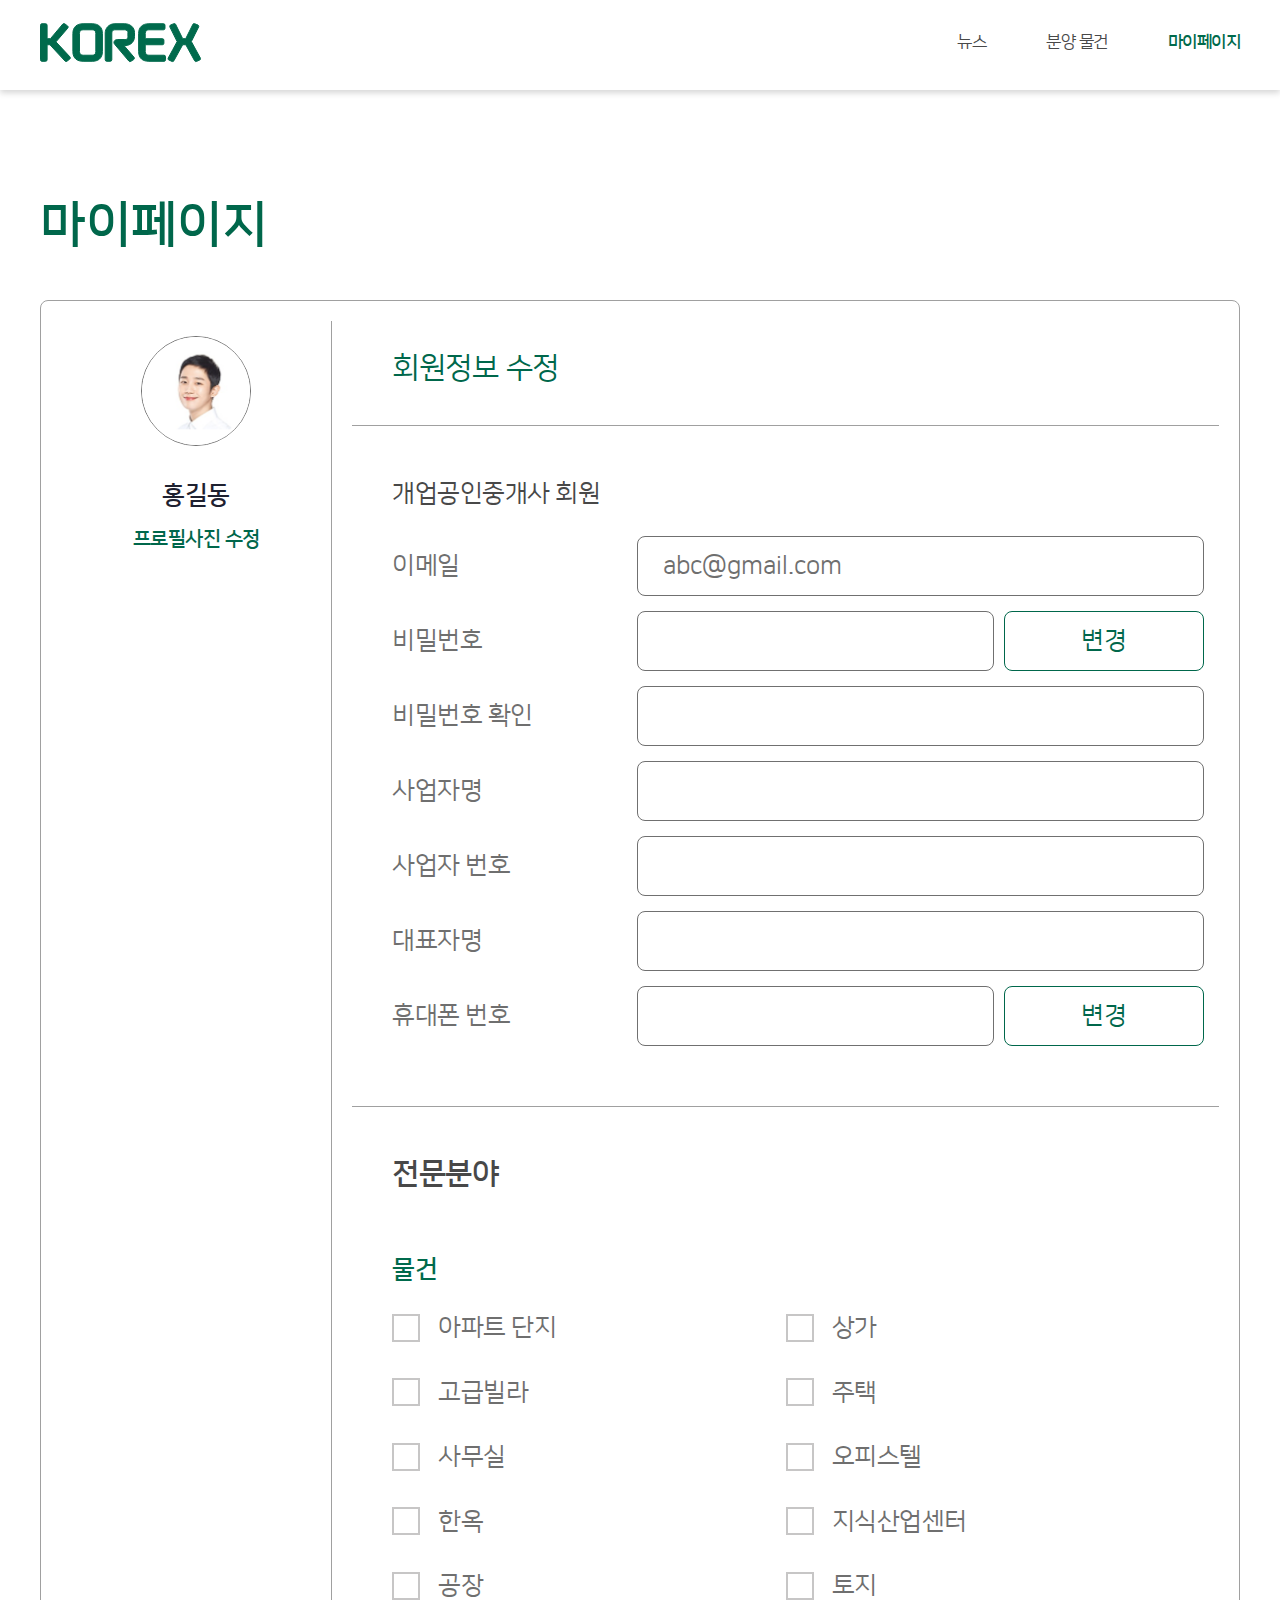
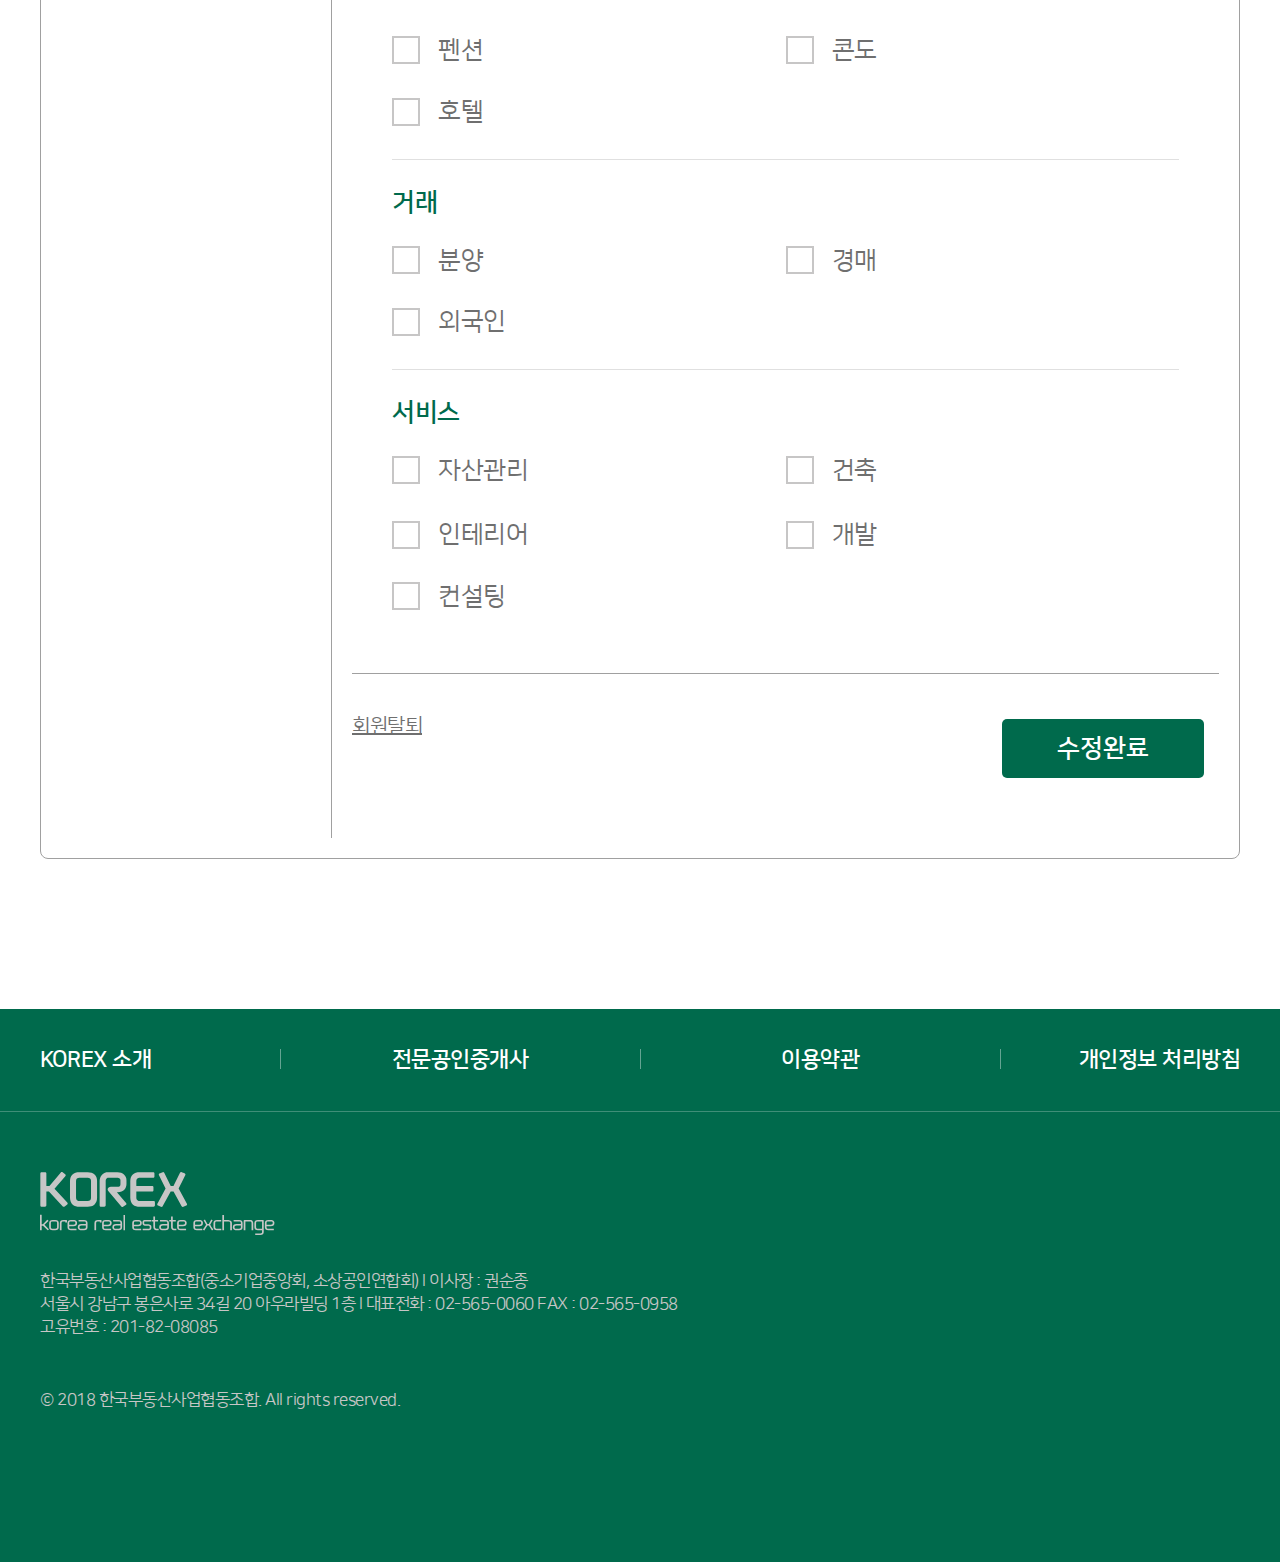
<file: proj3/mypage_01.html>
<!doctype html>
<html lang="ko">
<head>
	<meta charset="utf-8">
	<meta http-equiv="X-UA-Compatible" content="IE=edge">
	<meta name="viewport" content="width=device-width,initial-scale=1.0,minimum-scale=1.0,maximum-scale=1.0">
	<title>KOREX</title>
	<link rel="stylesheet" type="text/css" href="css/common.css">
	<script type="text/javascript" src="js/jquery-1.9.1.min.js"></script>
	<script type="text/javascript" src="js/jquery.touchSwipe.js"></script>
	<script type="text/javascript" src="js/common.js"></script>
</head>
<body>
	<div id="wrap">
		<!-- header -->
		<div id="header">
			<div class="inr">
				<h1 class="logo"><a href="../index.html"><em class="blind">KOREX</em></a></h1>
				<div class="menu">
					<a class="n1" href="#n">뉴스</a>
					<a class="n2" href="#n">분양 물건</a>
					<a class="n3 on" href="#n">마이페이지</a>
				</div>
			</div>
			<!-- 모바일 메뉴 -->
			<a href="#n" class="m_menu openMenu"><span class="blind">전체메뉴</span></a>
			<div class="nav">
				<div class="inner">
					<div class="n_top">
						<a href="#n">로그인</a>
						<a href="#n">회원가입</a>
					</div>
					<ul class="n_list">
						<li><a href="#n">뉴스</a></li>
						<li><a href="#n">분양 물건</a></li>
					</ul>
				</div>
			</div>
			<div class="dim"></div>
			<!-- //모바일 메뉴 -->
		</div>
		<!-- //header -->
		<!-- content -->
		<div id="content">
			<div class="inr">
				<!-- 마이페이지 -->
				<div class="mypage">
					<p class="title">마이페이지</p>
					<div class="mp_bx">
						<!-- 프로필 -->
						<div class="profile">
							<div class="pic"><img src="images/profile.png" alt=""></div><!-- 이미지 사이즈 w110, h110  -->
							<p class="name"><strong>홍길동</strong></p>
							<a href="#n" class="b_edit">프로필사진 수정</a>
						</div>
						<!-- 회원정보 수정 -->
						<div class="edit_bx">
							<p class="e_tit">회원정보 수정</p>
							<div class="ebx">
								<p class="tit2">개업공인중개사 회원</p>
								<div class="form">
									<p class="ftt">이메일</p>
									<div class="finp">
										<input type="text" class="inp" title="이메일" value="abc@gmail.com">
									</div>
									<p class="ftt">비밀번호</p>
									<div class="finp bwrap">
										<input type="password" class="inp" title="비밀번호">
										<span class="btn b_edit"><button>변경</button></span>
									</div>
									<p class="ftt">비밀번호 확인</p>
									<div class="finp">
										<input type="password" class="inp" title="비밀번호 확인">
									</div>
									<p class="ftt">사업자명</p>
									<div class="finp">
										<input type="text" class="inp" title="사업자명">
									</div>
									<p class="ftt">사업자 번호</p>
									<div class="finp">
										<input type="text" class="inp" title="사업자 번호">
									</div>
									<p class="ftt">대표자명</p>
									<div class="finp">
										<input type="text" class="inp" title="대표자명">
									</div>
									<p class="ftt">휴대폰 번호</p>
									<div class="finp bwrap">
										<input type="text" class="inp" title="휴대폰 번호">
										<span class="btn b_edit"><button>변경</button></span>
									</div>
								</div>
							</div>
							<div class="ebx st2">
								<p class="tit">전문분야</p>
								<div class="form">
									<p class="sec_tit">물건</p>
									<ul class="chk_list st2">
										<li><input type="checkbox" name="aa" id="a1"><label for="a1">아파트 단지</label></li>
										<li><input type="checkbox" name="aa" id="a2"><label for="a2">상가</label></li>
										<li><input type="checkbox" name="aa" id="a3"><label for="a3">고급빌라</label></li>
										<li><input type="checkbox" name="aa" id="a4"><label for="a4">주택</label></li>
										<li><input type="checkbox" name="aa" id="a5"><label for="a5">사무실</label></li>
										<li><input type="checkbox" name="aa" id="a6"><label for="a6">오피스텔</label></li>
										<li><input type="checkbox" name="aa" id="a7"><label for="a7">한옥</label></li>
										<li><input type="checkbox" name="aa" id="a8"><label for="a8">지식산업센터</label></li>
										<li><input type="checkbox" name="aa" id="a9"><label for="a9">공장</label></li>
										<li><input type="checkbox" name="aa" id="a10"><label for="a10">토지</label></li>
										<li><input type="checkbox" name="aa" id="a11"><label for="a11">펜션</label></li>
										<li><input type="checkbox" name="aa" id="a12"><label for="a12">콘도</label></li>
										<li><input type="checkbox" name="aa" id="a13"><label for="a13">호텔</label></li>
									</ul>
								</div>
								<div class="form line">
									<p class="sec_tit">거래</p>
									<ul class="chk_list st2">
										<li><input type="checkbox" name="bb" id="b1"><label for="b1">분양</label></li>
										<li><input type="checkbox" name="bb" id="b2"><label for="b2">경매</label></li>
										<li><input type="checkbox" name="bb" id="b3"><label for="b3">외국인</label></li>
									</ul>
								</div>
								<div class="form line">
									<p class="sec_tit">서비스</p>
									<ul class="chk_list st2">
										<li><input type="checkbox" name="cc" id="c1"><label for="c1">자산관리</label></li>
										<li><input type="checkbox" name="cc" id="c2"><label for="c2">건축</label></li>
										<li><input type="checkbox" name="cc" id="c3"><label for="c3">인테리어</label></li>
										<li><input type="checkbox" name="cc" id="c4"><label for="c4">개발</label></li>
										<li><input type="checkbox" name="cc" id="c5"><label for="c5">컨설팅</label></li>
									</ul>
								</div>
							</div>
							<div class="ebx">
								<p class="leave"><a href="#n">회원탈퇴</a></p>
								<span class="btn b_comfirm"><button>수정완료</button></span>
							</div>
						</div>
					</div>
				</div>
				<!-- //마이페이지 -->
			</div>
		</div>
		<!-- //content -->
		<!-- footer -->
		<div id="footer">
			<!-- korex detail -->
			<div class="k_detail">
				<div class="inr">
					<ul class="dm">
						<li><a href="#n">KOREX 소개</a></li>
						<li><a href="#n">전문공인중개사</a></li>
						<li><a href="#n" target="_blank" title="새창으로 열기">이용약관</a></li>
						<li><a href="#n" target="_blank" title="새창으로 열기">개인정보 처리방침</a></li>
					</ul>
				</div>
			</div>
			<div class="inr">
				<div class="f_logo"><em class="blind">KOREX korea real estate exchange</em></div>
				<div class="info">
					<p>한국부동산사업협동조합(중소기업중앙회, 소상공인연합회)  l  이사장 : 권순종</p>
					<address>서울시 강남구 봉은사로 34길 20 아우라빌딩 1층  l  대표전화 : 02-565-0060  FAX : 02-565-0958</address>
					<p>고유번호 : 201-82-08085</p>
				</div>
				<div class="copy">© 2018 한국부동산사업협동조합. All rights reserved.</div>
			</div>
		</div>
		<!-- //footer -->
	</div>
</body>
</html>
</file>
<file: proj3/css/common.css>
@charset "utf-8";

/* Reset
-------------------------------------------------------------- */
*{box-sizing:border-box;}
html,body,h1,h2,h3,h4,h5,h6,div,p,blockquote,pre,code,address,ul,ol,li,menu,nav,section,article,aside,span,em,strong,
dl,dt,dd,table,thead,tbody,tfoot,label,caption,th,td,form,fieldset,legend,hr,input,button,textarea,object,a,select{margin:0;padding:0;font-size:14px;font-family:'Nanum Square', 돋움, Dotum, Arial, sans-serif;color:#1e2130;}
html,body{width:100%;height:100%;line-height:100%;min-height:100%;}
body{width:100%;background:#fff;letter-spacing:-0.5px;word-wrap:break-word;word-break:break-all;background:#fff;overflow-x:hidden;}
body,input,select,textarea,button{border:none;}
ul,ol,li{list-style:none;}
table{border-spacing:0;border-collapse:collapse;word-break:break-all;}
img,fieldset{border:0;}
address,caption,cite,code,em{font-style:normal;font-weight:normal;}
img,input,select,textarea,button{vertical-align:middle;}
strong{font-family:'Nanum Square Bold';}
label{vertical-align:middle;}
caption,legend{line-height:0;font-size:1px;overflow:hidden;}
hr{display:none;}
em{font-style:normal;}
header,section,nav,hgroup,footer,aside,article,figure{display:block;}
a{color:#333;text-decoration:none;}
a:link,a:hover,a:active{text-decoration:none;}
iframe{margin:0;padding:0;border:none;}

/* Font
-------------------------------------------------------------- */
@font-face{font-family:'Nanum Square';
  font-style:normal;
  font-weight:400;
  src:url(./../font/NanumSquareR.eot);
  src:local('Nanum Square Regular'),
       local('NanumSquareR'),
       url(./../font/NanumSquareR.eot?#iefix) format('embedded-opentype'),
       url(./../font/NanumSquareR.woff2) format('woff2'),
       url(./../font/NanumSquareR.woff) format('woff'),
       url(./../font/NanumSquareR.ttf) format('truetype');}

@font-face{font-family:'Nanum Square Bold';
  font-style:bold;
  font-weight:700;
  src:url(./../font/NanumSquareB.eot);
  src:local('Nanum Square Bold'),
       local('NanumSquareB'),
       url(./../font/NanumSquareB.eot?#iefix) format('embedded-opentype'),
       url(./../font/NanumSquareB.woff2) format('woff2'),
       url(./../font/NanumSquareB.woff) format('woff'),
       url(./../font/NanumSquareB.ttf) format('truetype');}

/* Common 
-------------------------------------------------------------- */
.blind, .hidden{visibility:hidden;overflow:hidden;position:absolute;top:0;left:0;width:0;height:0;font-size:0;line-height:0}
.tal{text-align:left !important;}
.tar{text-align:right !important;}
.vat{vertical-align:top !important;}
.wbr{display:block;}
.tbr{display:block;}
.mbr{display:none;}

/* padding 
-------------------------------------------------------------- */
.pdb0{padding-bottom:0px !important;}
.pdb5{padding-bottom:5px !important;}
.pdb10{padding-bottom:10px !important;}
.pdb15{padding-bottom:15px !important;}
.pdb20{padding-bottom:20px !important;}
.pdt0{padding-top:0px !important;}
.pdt5{padding-top:5px !important;}
.pdt10{padding-top:10px !important;}
.pdt15{padding-top:15px !important;}
.pdt20{padding-top:20px !important;}

/* margin
-------------------------------------------------------------- */
.mgt0{margin-top:0px !important;}
.mgt5{margin-top:5px !important;}
.mgt10{margin-top:10px !important;}
.mgt15{margin-top:15px !important;}
.mgt20{margin-top:20px !important;}

.mgb0{margin-bottom:0px !important;}
.mgb5{margin-bottom:5px !important;}
.mgb10{margin-bottom:10px !important;}
.mgb15{margin-bottom:15px !important;}
.mgb20{margin-bottom:20px !important;}

/* Form 
-------------------------------------------------------------- */
input[type='text'], input[type='number'], input[type='password']{max-width:100%;height:30px;line-height:28px;padding:0 4px;border:1px solid #dcdce6;border-radius:0;box-sizing:border-box;background:#fff;box-shadow:none;}
select{max-width:100%;height:60px;line-height:58px;font-size:25px;color:#6F6F6F;padding:0 88px 0 25px;border:1px solid #707070;border-radius:8px;box-shadow:none;vertical-align:top;background:#fff url(../images/bg_select_arw.png) no-repeat 100% 50%;-webkit-appearance:none;-moz-appearance:none;-o-appearance:none;-ms-appearance:none;box-sizing:border-box;}
select::-ms-expand{display:none;}
input[type='text']:disabled,
input[type='number']:disabled,
input[type='password']:disabled{color:#aaa;background:#f3f3f3;}
input[type='text']:read-only,
input[type='number']:read-only,
input[type='password']:read-only{color:#aaa;background:#f3f3f3;}
input[type='text']:readonly,
input[type='number']:readonly,
input[type='password']:readonly{color:#aaa;background:#f3f3f3;}
input[type='text']:-moz-read-only,
input[type='number']:-moz-read-only,
input[type='password']:-moz-read-only{color:#aaa;background:#f3f3f3;}

input[type=radio] {width:28px;height:28px;background:url('../images/checkbox.png') no-repeat 0 -65px; background-size:28px auto; -webkit-appearance:none; border:none;margin-top:-1px;}
input[type=checkbox] {width:28px;height:28px;background:url('../images/checkbox.png') no-repeat 0 -65px; background-size:28px auto; -webkit-appearance:none; border:none;margin-top:-1px;}
/*input[type=radio][disabled], input[type=checkbox][disabled]{background-position:0 0;}*/
input[type=radio]:checked, input[type=checkbox]:checked{background-position:0 0;}
input[type=radio]:checked + label, input[type=checkbox]:checked + label{color:#0091e4;}

/* Btn
-------------------------------------------------------------- */
.btn_grp{position:relative;margin-top:15px;min-height:25px;}
.btn_grp:after{content:"";display:block;clear:both;}
.btn_grp .btn{margin-left:10px;}
.btn_grp .btn:first-child{margin-left:0;}

.btn{
  display:inline-block;
  vertical-align:middle;
  text-align:center;
  overflow:visible;
    background:#006A4C;
    border-radius:5px;
    height:42px;
}
.btn input, .btn span, .btn button{
  display:block;
  overflow:visible;
  cursor:pointer;
  color:#fff;
  font-size:17px;
  height:100%;
  line-height:100%;
    text-align:center;
    width:100%;
    padding:0 10px;
    box-sizing:border-box;
    background:transparent;
}
/**
 * fullPage 2.6.6
 * https://github.com/alvarotrigo/fullPage.js
 * MIT licensed
 *
 * Copyright (C) 2013 alvarotrigo.com - A project by Alvaro Trigo
 */
html.fp-enabled,
.fp-enabled body{margin:0;padding:0;overflow:hidden;/*Avoid flicker on slides transitions for mobile phones #336 */-webkit-tap-highlight-color:rgba(0,0,0,0);}
#superContainer{height:100%;position:relative;/* Touch detection for Windows 8 */-ms-touch-action:none;
/* IE 11 on Windows Phone 8.1*/touch-action:none;}
.fp-section{position:relative;-webkit-box-sizing:border-box; /* Safari<=5 Android<=3 */-moz-box-sizing:border-box; /* <=28 */box-sizing:border-box;}
.fp-slide{float:left;}
.fp-slide, .fp-slidesContainer{height:100%;display:block;}
.fp-slides{z-index:1;height:100%;overflow:hidden;position:relative;-webkit-transition:all 0.3s ease-out; /* Safari<=6 Android<=4.3 */
    transition:all 0.3s ease-out;}
.fp-section.fp-table, .fp-slide.fp-table{display:table;table-layout:fixed;width:100%;}
.fp-tableCell{position:relative;display:table-cell;vertical-align:middle;width:100%;height:100%;}
.fp-slidesContainer{float:left;position:relative;}
.fp-controlArrow{position:absolute;z-index:4;top:50%;cursor:pointer;width:0;height:0;border-style:solid;margin-top:-38px;-webkit-transform:translate3d(0,0,0);-ms-transform:translate3d(0,0,0);transform:translate3d(0,0,0);}
.fp-controlArrow.fp-prev{left:15px;width:0;border-width:38.5px 34px 38.5px 0;border-color:transparent #fff transparent transparent;}
.fp-controlArrow.fp-next{right:15px;border-width:38.5px 0 38.5px 34px;border-color:transparent transparent transparent #fff;}
.fp-scrollable{position:relative;}
.fp-notransition{-webkit-transition:none !important;transition:none !important;}
#fp-nav{position:fixed;z-index:100;margin-top:-32px;top:50%;opacity:1;-webkit-transform:translate3d(0,0,0);}
#fp-nav.right{right:17px;}
#fp-nav ul{margin:0;padding:0;}
#fp-nav ul li{display:block;width:10px;height:10px;margin-top:30px;position:relative;}
#fp-nav ul li:first-child{margin-top:0;}
#fp-nav ul li a{display:block;position:relative;z-index:1;width:100%;height:100%;cursor:pointer;text-decoration:none;}
#fp-nav ul li a.active span,
#fp-nav ul li:hover a.active span{position:relative;background:#f79420;}
#fp-nav ul li a.active span:after,
#fp-nav ul li:hover a.active span:after{content:"";display:block;position:absolute;top:-5px;left:-5px;width:20px;height:20px;border-radius:10px;border:1px solid #f79420;box-sizing:border-box;}
#fp-nav ul li a span{display:inline-block;border-radius:50%;position:absolute;z-index:1;height:10px;width:10px;border:0;background:#727272;left:50%;top:50%;margin:-5px 0 0 -5px;-webkit-transition:all 0.1s ease-in-out;-moz-transition:all 0.1s ease-in-out;-o-transition:all 0.1s ease-in-out;transition:all 0.1s ease-in-out;vertical-align:top;}

.fp-section.fp-table,
.fp-tableCell{height:100% !important}
.k_service .slimScrollDiv,
.k_service .fp-scrollable{height:100% !important}

.slimScrollBar{display:none !important}

/* Layout
-------------------------------------------------------------- */
#wrap{}
#wrap.ct_fix{width:100%;position:fixed;top:0;left:0;}
.inr{width:1200px;margin:auto;}
/*header*/
#header{position:relative;height:90px;-webkit-box-shadow: 0px 3px 6px 0px rgba(0,0,0,0.16);-moz-box-shadow: 0px 3px 6px 0px rgba(0,0,0,0.16);box-shadow: 0px 3px 6px 0px rgba(0,0,0,0.16);z-index:1;background:#fff;}
#header:after{content:"";display:block;clear:both;}
#header .m_menu{display:none;}
#header .logo{float:left;margin-top:23px;}
#header .logo a{display:block;width:162px;height:40px;background:url(../images/logo.png);}
#header .menu{float:right;margin-top:35px;}
#header .menu:after{content:"";display:block;clear:both;}
#header .menu a{margin-left:60px;float:left;font-size:17px;color:#484848;}
#header .menu a:first-child{margin-left:0;}
#header .menu a.on{color:#006A4C;font-family:'Nanum Square Bold';}

/*nav*/
.dim{width:100%;display:none;position:fixed;top:0;left:0;height:100%;background:#000;opacity:0.5;z-index:2;}
.nav{position:fixed;top:0px;left:-100%;bottom:0px;width:calc(100% - 110px);/*overflow-y:auto;*/z-index:5000;transition-property:all;transition-duration:0.5s;transition-timing-function:ease-out;transform:translateX(0) translateY(0px);z-index:3;}
.nav .inner{position:relative;width:100%;min-height:116px;height:100%;overflow-y:auto;background:#fff;}
.nav .n_top{position:relative;background:#006A4C;}
.nav .n_top:before{content:"";display:block;position:absolute;top:50%;left:50%;margin-top:-18px;width:0px;height:36px;border-left:1px solid rgba(255,255,255,0.29);}
.nav .n_top:after{content:"";display:block;clear:both;}
.nav .n_top a{display:block;width:50%;float:left;font-size:15px;line-height:60px;color:#fff;font-family:'Nanum Square Bold';}
.nav .n_mid{position:relative;background:#70C9B0;}
.nav .n_mid:after{content:"";display:block;clear:both;}
.nav .n_mid:before{content:"";display:block;position:absolute;top:16px;left:50%;height:68px;width:1px;background:rgba(255,255,255,0.29);}
.nav .n_mid a{display:block;width:50%;height:100px;padding-top:69px;float:left;font-size:15px;color:#006A4C;font-family:'Nanum Square Bold';box-sizing:border-box;}
.nav .n_mid a.n1{background:url(../images/nmid_01.png) no-repeat 50% 23px;}
.nav .n_mid a.n2{background:url(../images/nmid_02.png) no-repeat 50% 18px;}
.nav .n_list a{display:block;text-align:left;padding:20px 25px;line-height:100%;font-size:15px;color:#6F6F6F;background:url(../images/nav_arw.png) no-repeat right 23px bottom 20px;font-family:'Nanum Square Bold';}
.nav .n_list li:first-child a{padding-top:30px;}
/*container*/
#container{position:relative;}
#container .b_top{position:absolute;bottom:135px;left:50%;margin-left:600px;width:55px;height:55px;background:#006A4C;}
#container .b_top span{width:100%;height:100%;padding-top:27px;display:inline-block;font-size:20px;line-height:100%;text-align:center;color:#fff;background:url(../images/ico_top.png) no-repeat 50% 10px;}
#container .b_register + .b_top{bottom:20px;}
#container .b_register .b_top{bottom:0;}
/*footer*/
#footer{padding:0 0 150px;background:#006A4C;}
#footer .f_logo{margin-bottom:35px;width:235px;height:63px;background:url(../images/f_logo.png) no-repeat 0 0;}
#footer .info{}
#footer .info p,
#footer .info address{font-size:17px;color:#C7C6C6;line-height:23px;}
#footer .copy{margin-top:50px;font-size:17px;color:#C7C6C6;line-height:23px;}

/* 
 *  Core Owl Carousel CSS File
 *  v1.3.3
 */

/* clearfix */
.owl-carousel .owl-wrapper:after {
  content: ".";
  display: block;
  clear: both;
  visibility: hidden;
  line-height: 0;
  height: 0;
}
/* display none until init */
.owl-carousel{
  display: none;
  position: relative;
  height:100%;
  width: 100%;
  -ms-touch-action: pan-y;
}
.owl-carousel .owl-wrapper{
  display: none;
  position: relative;
  -webkit-transform: translate3d(0px, 0px, 0px);
}
.owl-carousel .owl-wrapper-outer{
  overflow: hidden;
  position: relative;
  width: 100%;
}
.owl-carousel .owl-wrapper-outer.autoHeight{
  -webkit-transition: height 500ms ease-in-out;
  -moz-transition: height 500ms ease-in-out;
  -ms-transition: height 500ms ease-in-out;
  -o-transition: height 500ms ease-in-out;
  transition: height 500ms ease-in-out;
}
  
.owl-carousel .owl-item{
  float: left;
}
.owl-controls .owl-pagination{text-align:center;transform: translate(0, -30px);}
.owl-controls .owl-page{display:inline-block;margin-left:4px;width:14px;height:14px;border-radius:7px;border:2px solid #bababa;box-sizing:border-box;}
.owl-controls .owl-page:first-child{margin-left:0;}
.owl-controls .owl-page.active{background:#bababa;}
.owl-controls .owl-page,
.owl-controls .owl-buttons div{
  cursor: pointer;
}

.owl-controls .owl-buttons div{
  position:absolute;top:0;margin-top:0;
  color:transparent;font-size:0;
  width:40px;height:100%;
}
.owl-controls .owl-buttons .owl-prev{left:-30px;background:#f7f7f7 url(../images/b_prev.png) no-repeat 0 50%;}
.owl-controls .owl-buttons .owl-next{right:-30px;background:#f7f7f7 url(../images/b_next.png) no-repeat 100% 50%;}
.owl-controls {
  -webkit-user-select: none;
  -khtml-user-select: none;
  -moz-user-select: none;
  -ms-user-select: none;
  user-select: none;
  -webkit-tap-highlight-color: rgba(0, 0, 0, 0);
}


#owl-demo .owl-controls{position:relative;height:0;}

/* mouse grab icon */
.grabbing { 
    /*cursor:url(grabbing.png) 8 8, move;*/
}

/* fix */
.owl-carousel  .owl-wrapper,
.owl-carousel  .owl-item{
  -webkit-backface-visibility: hidden;
  -moz-backface-visibility:    hidden;
  -ms-backface-visibility:     hidden;
  -webkit-transform: translate3d(0,0,0);
  -moz-transform: translate3d(0,0,0);
  -ms-transform: translate3d(0,0,0);
}


/* Popup
-------------------------------------------------------------- */
.PopupLayer{position:fixed;z-index:20001;background:#fff;}
#lay_mask{display:none;position:fixed;background:#242424;opacity:0.57;filter:alpha(opacity=57);z-index:20001;}
.pop_layer{position:absolute;width:700px;visibility:hidden;overflow:hidden;top:-9999px;box-sizing:border-box;border-radius:8px;}
.pop_header{padding:0 40px;height:80px;line-height:80px;background:#006A4C;border-radius:8px 8px 0 0;}
.pop_container{padding:80px 0 90px;text-align:center;background:#fff;border-radius:0 0 8px 8px;}
.pop_container .txt{margin-bottom:65px;font-size:30px;line-height:45px;color:#00674B;}
.pop_container .txt.st2{font-size:35px;line-height:45px;color:#3B3B3B;font-family:'Nanum Square Bold';}
.pop_container .btn{height:60px;width:267px;}
.pop_container .btn span{line-height:60px;font-size:25px;}
/*sns 공유팝업*/
.pop_layer.pop_sns{}
.pop_layer.pop_sns .pop_header{position:relative;padding-top:15px;padding-left:20px;height:52px;line-height:52px;border-radius:0;box-sizing:border-box;}
.pop_layer.pop_sns .pop_header .p_close{position:absolute;top:0;right:0;width:55px;height:49px;background:url(../images/p_close2.png) no-repeat 0 0;}
.pop_layer.pop_sns .pop_header .tit{width:90px;height:22px;background:url(../images/p_wlogo.png) no-repeat 0 0;}
.pop_layer.pop_sns .pop_container{padding:50px 50px 40px;border-radius:0;text-align:left;}
.pop_layer.pop_sns .sns_tit{margin-bottom:20px;font-size:30px;color:#006A4C;font-family:'Nanum Square Bold';line-height:100%;}
.pop_layer.pop_sns .sns_list{margin-bottom:48px;}
.pop_layer.pop_sns .sns_list:after{content:"";display:block;clear:both;}
.pop_layer.pop_sns .sns_list li{float:left;margin-left:7px;width:77px;height:78px;}
.pop_layer.pop_sns .sns_list li:first-child{margin-left:0;}
.pop_layer.pop_sns .copy_bx:after{content:"";display:block;clear:both;}
.pop_layer.pop_sns .copy_bx .inp{float:left;width:417px;height:58px;border:1px solid #707070;line-height:56px;padding:0 10px;font-size:22px;color:#484848;box-sizing:border-box;}
.pop_layer.pop_sns .copy_bx .btn{margin-left:427px;display:block;height:58px;width:158px;}
.pop_layer.pop_sns .t_alert{margin-top:27px;text-align:center;font-size:17px;color:#006A4C;font-family:'Nanum Square Bold';}
/*미단시티 등록팝업*/
.pop_layer.pop_midan{width:535px;border-radius:8px;}
.pop_layer.pop_midan .pop_container{padding:45px 30px 35px;border-radius:8px;}
.pop_layer.pop_midan .md_tit{color:#3B3B3B;line-height:42px;font-size:32px;font-family:'Nanum Square Bold';}
.pop_layer.pop_midan .md_tit2{color:#3B3B3B;line-height:42px;font-size:30px;font-family:'Nanum Square Bold';}
.pop_layer.pop_midan .finish{width:390px;text-align:left;margin:50px auto 70px;}
.pop_layer.pop_midan .finish p{font-family:'Nanum Square Bold';line-height:100%;}
.pop_layer.pop_midan .finish .ftit{text-align:center;font-size:25px;margin-bottom:55px;}
.pop_layer.pop_midan .finish .ftxt{font-size:20px;margin-top:30px;}
.pop_layer.pop_midan .md_txt{text-align:left;color:#3B3B3B;line-height:25px;font-size:20px;font-family:'Nanum Square Bold';}
.pop_layer.pop_midan .md_form{margin:45px 0 50px;}
.pop_layer.pop_midan .md_form li{margin-top:20px;}
.pop_layer.pop_midan .md_form li:first-child{margin-top:0;}
.pop_layer.pop_midan .md_form li:after{content:"";display:block;clear:both;}
.pop_layer.pop_midan .md_form li .tt{float:left;width:185px;text-align:left;font-size:20px;line-height:47px;font-family:'Nanum Square Bold';}
.pop_layer.pop_midan .md_form li .tt.st2{line-height:24px;padding-top:5px;}
.pop_layer.pop_midan .md_form li .tt span{line-height:100%;display:block;padding-top:5px;font-size:15px;color:#6F6F6F;font-family:'Nanum Square Bold';}
.pop_layer.pop_midan .md_form li .inp{display:block;width:calc(100% - 185px);margin-left:140px;text-align:left;height:47px;line-height:45px;border-radius:5px;border:2px solid #A0A0A0;}
.pop_layer.pop_midan .b_md{width:265px;height:60px;-webkit-box-shadow: 2px 3px 10px 0px rgba(0,0,0,0.16);-moz-box-shadow: 2px 3px 10px 0px rgba(0,0,0,0.16);box-shadow: 2px 3px 10px 0px rgba(0,0,0,0.16);}
.pop_layer.pop_midan .b_md.st2{width:100%;}
.pop_layer.pop_midan .b_md span{font-size:25px;line-height:60px;font-family:'Nanum Square Bold';}
/*준비중팝업*/
.pop_layer.pop_ready{width:535px;}
.pop_layer.pop_ready .pop_container{padding:60px 30px 60px;}
.pop_layer.pop_ready .pop_container .txt{margin-bottom:55px;}
/*패스워드 재설정*/
.pop_layer.pop_pwreset .pop_header{position:relative;}
.pop_layer.pop_pwreset .pop_header .txt{position:absolute;top:0;right:35px;font-size:30px;color:#fff;font-family:'Nanum Square Bold';}
.pop_layer.pop_pwreset .pop_container{padding:40px 40px 50px;}
.pop_layer.pop_pwreset .pop_container p{margin-bottom:40px;font-family:'Nanum Square Bold';line-height:150%;}
.pop_layer.pop_pwreset .pop_container .txt{font-size:25px;color:#3B3B3B;}
.pop_layer.pop_pwreset .pop_container .txt2{font-size:30px;color:#006A4C;}

/* Main - container
-------------------------------------------------------------- */
/*k_service*/
.k_service{/*padding:140px 0 265px;*/background:#f7f7f7;}
.k_service .inr{padding:140px 0 265px;}
.k_service .tit{margin-bottom:130px;color:#3B3B3B;line-height:40px;text-align:center;font-size:35px;font-family:'Nanum Square Bold';}
.k_service .list{}
.k_service .list:after{content:"";display:block;clear:both;}
.k_service .list li{position:relative;float:left;overflow:hidden;width:386px;height:351px;margin-left:21px;-webkit-box-shadow: 2px 3px 10px 0px rgba(0,0,0,0.16);-moz-box-shadow: 2px 3px 10px 0px rgba(0,0,0,0.16);box-shadow: 2px 3px 10px 0px rgba(0,0,0,0.16);background:#fff;z-index:0;}
.k_service .list li a{position:relative;z-index:2;}
.k_service .list li .pbx{position:relative;width:100%;height:220px;}
.k_service .list li .pbx img{position:absolute;top:0;left:50%;transform:translate(-50%, 0);height:100%;}
.k_service .list li:first-child{margin-left:0;}
.k_service .list li:hover:after{content:"";display:block;position:absolute;top:0;left:0;width:100%;height:100%;border:2px solid #006A4C;box-sizing:border-box;z-index:1}
.k_service .list .tbx{padding:15px 18px 0;}
.k_service .list .lb span{display:inline-block;height:20px;vertical-align:top;}
.k_service .list .lb span.up{width:46px;background:url(../images/lb_up.png) no-repeat 0 0;}
.k_service .list .lb span.korex{width:64px;background:url(../images/lb_korex.png) no-repeat 0 0;}
.k_service .list .lb .txt{margin-left:11px;line-height:20px;font-size:15px;color:#484848;}
.k_service .list .title{display:block;margin-top:8px;font-size:27px;color:#484848;font-family:'Nanum Square Bold';line-height:31px;white-space:nowrap;text-overflow:ellipsis;overflow:hidden;}
.k_service .list .link{margin-top:20px;position:relative;}
.k_service .list .link:before{content:"│";position:absolute;top:0;left:50%;}
.k_service .list .link:after{content:"";display:block;clear:both;}
.k_service .list .link a{float:left;width:50%;text-align:center;font-size:13px;color:#7E7E7E;}
/*k_agent*/
.k_agent{padding:105px 0 135px;}
.k_agent .inr{position:relative;}
.k_agent .b_more{margin:105px auto 0;display:block;width:186px;height:55px;text-align:center;box-sizing:border-box;border:2px solid #006A4C;border-radius:8px;}
.k_agent .b_more span{display:inline-block;padding-left:22px;line-height:51px;font-size:25px;color:#006A4C;background:url(../images/ico_more.png) no-repeat 0 17px;font-family:'Nanum Square Bold';}
.k_agent .tit{margin-bottom:115px;color:#3B3B3B;line-height:40px;text-align:center;font-size:35px;font-family:'Nanum Square Bold';}
.agent_list:after{content:"";display:block;clear:both;}
.agent_list li{position:relative;float:left;width:368px;height:416px;margin-left:47px;margin-top:100px;overflow:hidden;}
.agent_list li:nth-child(1),
.agent_list li:nth-child(2),
.agent_list li:nth-child(3){margin-top:0;}
.agent_list li:nth-child(3n+1){margin-left:0;}
.agent_list li .hash{margin-top:46px;font-size:25px;text-align:center;color:#3B3B3B;font-family:'Nanum Square Bold';line-height:100%;letter-spacing:-1px;white-space:nowrap;overflow:hidden;text-overflow:ellipsis;}
.agent_list li .pbx{position:relative;width:100%;height:346px;overflow:hidden;}
.agent_list li .pbx .pic{position:absolute;top:0;left:50%;transform:translate(-50%, 0);height:110%;}
.agent_list li .info{position:absolute;bottom:70px;left:0;width:100%;height:84px;padding:18px 12px 0 18px;background:rgba(255,255,255,0.7);box-sizing:border-box;}
.agent_list li .info .ibx{float:left;width:calc(100% - 70px);}
.agent_list li .info:after{content:"";display:block;clear:both;}
.agent_list li .info p{display:block;white-space:nowrap;text-overflow:ellipsis;overflow:hidden;}
.agent_list li .info .name{font-size:20px;color:#505050;font-family:'Nanum Square Bold';line-height:100%;}
.agent_list li .info .addr{margin-top:11px;font-size:15px;color:#808080;line-height:100%;}
.agent_list li .info .b_tel{float:right;margin-top:-2px;width:47px;height:47px;background:url(../images/b_tel.png) no-repeat 0 0;background-size:100% 100%;}
.agent_list li .tel .web{display:none;}
.agent_list li .tel .mob{display:none;}
.agent_list li.on .tel .web{display:block;}
.agent_list li.on .tel .mob{display:none;}
.agent_list li .tel .web{position:absolute;top:0;left:0;width:100%;height:100%;text-align:center;background:rgba(255,255,255,0.7);cursor:pointer;}
.agent_list li .tel .web .txt{padding-top:160px;letter-spacing:-1px;font-size:15px;color:#4B4B4B;font-family:'Nanum Square Bold';line-height:100%;}
.agent_list li .tel .web .nb{padding-top:5px;letter-spacing:-2px;font-size:35px;color:#006A4C;font-family:'Nanum Square Bold';line-height:100%;}
.agent_list li.none .pbx{background:#b4b4b4;}
.agent_list li.none .info .b_tel{background:url(../images/b_tel2.png) no-repeat 0 0;background-size:100%;}
/*k_detail*/
.k_detail{margin-bottom:60px;background:#006A4C;border-bottom:1px solid #3f8e77;}
.k_detail .count{padding:55px 0 50px;text-align:center;color:#fff;line-height:40px;font-size:30px;}
.k_detail .dm{padding:40px 0;}
.k_detail .dm:after{content:"";display:block;clear:both;}
.k_detail .dm li{position:relative;float:left;width:30%;text-align:center;}
.k_detail .dm li:after{position:absolute;top:0;left:0;content:"";display:block;width:0px;height:20px;border-right:1px solid #64a492;}
.k_detail .dm li:first-child{text-align:left;width:20%;}
.k_detail .dm li:first-child:after{display:none;}
.k_detail .dm li:last-child{text-align:right;width:20%;}
.k_detail .dm li a{font-size:22px;color:#fff;line-height:100%;font-family:'Nanum Square Bold';}
/*메인 상단 비쥬얼*/
.item.i01{background:url(../images/v1.png) no-repeat 50% 0;}
.item.i02{background:url(../images/v2.png) no-repeat 50% 0;}
.item.i03{background:url(../images/v3.png) no-repeat 50% 0;}
.item.i04{background:url(../images/v4.png) no-repeat 50% 0;}
/*1*/
.m_visual{position:relative;z-index:0;width:100%;height:990px;}
.m_visual.m1 .img{position:absolute;top:0;left:50%;transform:translate(-50%, 0);height:100%;z-index:-1;}
.m_visual.m1 .tbx{}
.m_visual.m1 .tbx p{text-shadow: 2px 2px 6px rgba(0, 0, 0, 0.16);-webkit-text-shadow: 2px 2px 6px rgba(0, 0, 0, 0.16);-moz-text-shadow: 2px 2px 6px rgba(0, 0, 0, 0.16);}
.m_visual.m1 .tbx .tit{padding-top:190px;margin-bottom:40px;font-size:65px;line-height:80px;letter-spacing:-1px;color:#fff;font-family:'Nanum Square Bold';}
.m_visual.m1 .tbx .txt{font-size:35px;line-height:55px;color:#fff;font-family:'Nanum Square Bold';}
.m_visual.m1 .tbx .btn{-webkit-box-shadow: 2px 3px 10px 0px rgba(0,0,0,0.16);-moz-box-shadow: 2px 3px 10px 0px rgba(0,0,0,0.16);box-shadow: 2px 3px 10px 0px rgba(0,0,0,0.16);}
.m_visual.m1 .tbx .btn span{font-family:'Nanum Square Bold';text-align:center;}
.m_visual.m1 .tbx .btn_w{margin-top:60px;margin-bottom:25px;}
.m_visual.m1 .tbx .btn_w:after{content:"";display:block;clear:both;}
.m_visual.m1 .tbx .btn_w .btn{float:left;margin-left:17px;width:294px;height:76px;background:#F3F3F3;}
.m_visual.m1 .tbx .btn_w .btn span{line-height:76px;font-size:25px;color:#000;}
.m_visual.m1 .tbx .btn_w .btn:first-child{margin-left:0;}
.m_visual.m1 .tbx .b_tel{width:605px;height:80px;background:#006A4C;border-radius:0;}
.m_visual.m1 .tbx .b_tel span{display:inline-block;width:auto;line-height:80px;padding-left:53px;height:80px;font-size:35px;color:#fff;background:url(../images/bg_tel.png) no-repeat 0 50%;}
/*메인 하단*/
.m_visual.m_btm{overflow:hidden;}
.m_visual.m_btm{padding-top:170px;height:1000px;box-sizing:border-box;}
.m_visual.m_btm .img{position:absolute;top:0;left:50%;transform:translate(-50%, 0);height:100%;z-index:-1;}
.m_visual.m_btm .tbx{margin:0 auto;padding-top:85px;text-align:center;width:1198px;height:669px;background:rgba(255,255,255,0.65);border-radius:8px;box-sizing:border-box;}
.m_visual.m_btm .tbx .tit{font-size:50px;line-height:65px;color:#006A4C;font-family:'Nanum Square Bold';letter-spacing:-1px;}
.m_visual.m_btm .tbx .logo{margin-top:15px;}
.m_visual.m_btm .tbx .txt{margin-top:60px;font-size:40px;line-height:55px;color:#000;font-family:'Nanum Square Bold';letter-spacing:-1px;}
.m_visual.m_btm .tbx .dl_list:after{content:"";display:block;clear:both;}
.m_visual.m_btm .tbx .dl_list{margin:50px auto 0;display:inline-block;}
.m_visual.m_btm .tbx .dl_list dt,
.m_visual.m_btm .tbx .dl_list dd{font-size:30px;line-height:45px;color:#000;text-align:left;}
.m_visual.m_btm .tbx .dl_list dt{position:relative;clear:both;float:left;width:200px;}
.m_visual.m_btm .tbx .dl_list dt:after{content:"";display:block;position:absolute;top:9px;right:0;width:0px;height:25px;border-right:2px solid #000;}
.m_visual.m_btm .tbx .dl_list dd{margin-left:200px;display:block;padding-left:30px;}
.b_register{position:relative;text-align:center;margin:130px 0 170px;}
.b_register .btn{height:97px;width:565px;}
.b_register .btn span{font-size:35px;line-height:97px;color:#fff;font-family:'Nanum Square Bold';}
/*2*/
.m_visual.m2 .img{position:absolute;top:0;left:50%;transform:translate(-50%, 0);height:100%;z-index:-1;}
.m_visual.m2 .tbx{text-align:center;}
.m_visual.m2 .tbx p,
.m_visual.m2 .tbx dt,
.m_visual.m2 .tbx dd{text-shadow: 2px 2px 6px rgba(0, 0, 0, 0.16);-webkit-text-shadow: 2px 2px 6px rgba(0, 0, 0, 0.16);-moz-text-shadow: 2px 2px 6px rgba(0, 0, 0, 0.16);letter-spacing:-1px;color:#fff;}
.m_visual.m2 .tbx .tit{padding-top:80px;font-size:41px;line-height:53px;font-family:'Nanum Square Bold';}
.m_visual.m2 .tbx .txt{padding-top:50px;font-size:38px;line-height:55px;}
.m_visual.m2 .tbx .t1{width:850px;padding-top:30px;display:inline-block;text-align:left;}
.m_visual.m2 .tbx .t1 dt{font-size:25px;font-family:'Nanum Square Bold';}
.m_visual.m2 .tbx .t1 dd{padding-top:30px;font-size:20px;line-height:30px;}
.m_visual.m2 .tbx .t2{padding-top:45px;}
.m_visual.m2 .tbx .t2:after{content:"";display:block;clear:both;}
.m_visual.m2 .tbx .t2 li{float:left;margin-left:58px;width:256px;height:256px;text-align:center;border-radius:138px;background:rgba(255,255,255,0.5);}
.m_visual.m2 .tbx .t2 li:first-child{margin-left:0;}
.m_visual.m2 .tbx .t2 li.l3 span{padding-top:70px;}
.m_visual.m2 .tbx .t2 li span,
.m_visual.m2 .tbx .t2 li strong{display:block;color:#000;font-family:'Nanum Square Bold';line-height:110%;}
.m_visual.m2 .tbx .t2 li span{padding-top:90px;font-size:20px;}
.m_visual.m2 .tbx .t2 li strong{padding-top:20px;font-size:40px;}
.m_visual.m2 .tbx .t2 li.l1 strong{padding-top:100px;}
/*3*/
.m_visual.m3 .img{position:absolute;top:0;left:50%;transform:translate(-50%, 0);height:100%;z-index:-1;}
.m_visual.m3 .tbx{position:absolute;width:1200px;top:50%;left:50%;transform:translate(-50%, -50%);}
.m_visual.m3 .tbx p,
.m_visual.m3 .tbx dt,
.m_visual.m3 .tbx dd{text-shadow: 2px 2px 6px rgba(0, 0, 0, 0.16);-webkit-text-shadow: 2px 2px 6px rgba(0, 0, 0, 0.16);-moz-text-shadow: 2px 2px 6px rgba(0, 0, 0, 0.16);letter-spacing:-1px;color:#fff;}
.m_visual.m3 .tbx .tit{font-size:65px;font-family:'Nanum Square Bold';line-height:100%;}
.m_visual.m3 .tbx .txt{margin-top:20px;font-size:40px;line-height:100%;}
.m_visual.m3 .tbx .txt2{margin-top:55px;width:1100px;font-size:20px;line-height:30px;}
.m_visual.m3 .tbx .t1{margin-top:55px;}
.m_visual.m3 .tbx .t1 dt{float:left;width:165px;position:relative;}
.m_visual.m3 .tbx .t1 dt:after{content:"";display:block;position:absolute;top:7px;right:0;width:0px;height:20px;border-right:2px solid #fff;}
.m_visual.m3 .tbx .t1 dd{margin-left:165px;padding-left:15px;}
.m_visual.m3 .tbx .t1 dt,
.m_visual.m3 .tbx .t1 dd{font-size:25px;line-height:35px;}
/*4*/
.m_visual.m4 .img{position:absolute;top:0;left:50%;transform:translate(-50%, 0);height:100%;z-index:-1;}
.m_visual.m4 .tbx{position:absolute;width:1200px;top:0;left:50%;transform:translate(-50%, 490px);}
.m_visual.m4 .tit{margin-bottom:35px;font-size:60px;line-height:120%;font-family:'Nanum Square Bold';color:#000;}
.m_visual.m4 .txt{font-size:30px;line-height:45px;color:#000;}


/* 로그인
-------------------------------------------------------------- */
.login_bx{margin:235px auto 300px;width:387px;}
.login_bx .m_tit{margin-bottom:60px;text-align:center;font-size:45px;color:#006A4C;font-family:'Nanum Square Bold';line-height:100%;}
.login_bx .form{width:370px;margin:auto;}
.login_bx .user{margin-bottom:17px;}
.login_bx .user:after{content:"";display:block;clear:both;}
.login_bx .user .btn{float:left;width:183px;background:#C7C6C6;}
.login_bx .user .btn.on{background:#006a4c;}
.login_bx .user .btn:first-child{margin-right:3px;}
.login_bx .user + .inp{margin-top:0;}
.login_bx .b_login{margin-top:80px;}
.login_bx .inp{margin-top:10px;width:100%;padding:0 10px;height:50px;font-size:17px;border:1px solid #A0A0A0;box-sizing:border-box;border-radius:3px;}
.login_bx .inp:first-child{margin-top:0;}
.login_bx .inp::-webkit-input-placeholder { /* Chrome/Opera/Safari */  color:#C7C6C6;}
.login_bx .inp::-moz-placeholder { /* Firefox 19+ */ color:#C7C6C6;}
.login_bx .inp:-ms-input-placeholder { /* IE 10+ */ color:#C7C6C6;}
.login_bx .inp:-moz-placeholder { /* Firefox 18- */ color:#C7C6C6;}
.login_bx .inp{font-family:'돋움'}
.login_bx .inp::-webkit-input-placeholder,
.login_bx .inp::-moz-placeholder,
.login_bx .inp:-ms-input-placeholder,
.login_bx .inp:-moz-placeholder{font-family:'Nanum Square';}
.login_bx .mb{margin-top:17px;}
.login_bx .mb:after{content:"";display:block;clear:both;}
.login_bx .mb a{font-size:17px;color:#6F6F6F;font-family:'Nanum Square Bold';}
.login_bx .mb .b_find{float:left;}
.login_bx .mb .b_join{float:right;}
.login_bx .b_login,
.login_bx .b_login button{height:56px;line-height:56px;width:100%;}
/*패스워드 재설정*/
.login_bx.reset_pw{width:400px;}
.login_bx.reset_pw .m_tit{font-size:40px;line-height:130%;}
.login_bx.reset_pw .m_tit strong{font-size:40px;color:#484848;}
.login_bx.reset_pw .alert{margin-top:30px;text-align:center;font-size:17px;color:#FF0000;font-family:'Nanum Square Bold';}
.login_bx.reset_pw .b_login{margin-top:60px;}
.login_bx.reset_pw .mb{margin-top:25px;}
.login_bx.reset_pw .mb p{float:right;font-size:17px;color:#6F6F6F;font-family:'Nanum Square Bold';}
.login_bx.reset_pw .mb p a{display:inline-block;margin-left:5px;font-size:17px;color:#006A4C;font-family:'Nanum Square Bold';}

/* 약관
-------------------------------------------------------------- */
#terms{margin:100px auto 110px;width:1310px;border:1px solid #707070;border-radius:8px;}
#terms .t_inr{padding:45px 35px;}
#terms .title{margin-bottom:45px;font-size:35px;line-height:35px;font-family:'Nanum Square Bold';}
#terms .srcoll{height:720px;font-size:15px;line-height:25px;}
#terms .dl:after{content:"";display:block;clear:both;}
#terms .dl dt{float:left;}
#terms .dl dd{float:left;margin-right:5px;}
div.attend div.section div.sec_front{padding:30px 0 5px 0;}
div.attend div.section div.sec_front a{font-family:'Nanum Square Bold';}
div.attend div.section div.first{padding:20px 0 5px 0;}
/*스크롤바*/
/* mCustomScrollbar */
.mCustomScrollbar{-ms-touch-action:none; touch-action:none; /* MSPointer events - direct all pointer events to js */ }
.mCustomScrollBox{/* contains plugin's markup */position:relative;overflow:hidden;height:100%;max-width:100%;outline:none;direction:ltr;}
.mCSB_container{padding-right:30px;/* contains the original content */overflow:hidden;width:auto;height:auto;}
.mCS-dir-rtl > .mCSB_inside > .mCSB_container{/* RTL direction/left-side scrollbar */margin-right:0;margin-left:30px;}
.mCS-dir-rtl > .mCSB_inside > .mCSB_container.mCS_no_scrollbar_y.mCS_y_hidden{margin-left:0;} /* RTL direction/left-side scrollbar */
.mCSB_scrollTools{/* contains scrollbar markup (draggable element, dragger rail, buttons etc.) */position:absolute;width:7px;height:auto;top:0;right:0;bottom:0;}
.mCSB_outside + .mCSB_scrollTools{right:-26px;} /* scrollbar position:outside */
.mCS-dir-rtl > .mCSB_inside > .mCSB_scrollTools, 
.mCS-dir-rtl > .mCSB_outside + .mCSB_scrollTools{/* RTL direction/left-side scrollbar */right:auto;left:0;}
.mCS-dir-rtl > .mCSB_outside + .mCSB_scrollTools{left:-26px;} /* RTL direction/left-side scrollbar (scrollbar position:outside) */
.mCSB_scrollTools .mCSB_draggerContainer{/* contains the draggable element and dragger rail markup */position:absolute;top:5px;left:0;bottom:5px;right:0;height:auto;}
.mCSB_scrollTools a + .mCSB_draggerContainer{margin:20px 0;}
.mCSB_scrollTools .mCSB_draggerRail{width:2px;height:100%;margin:0 auto;-webkit-border-radius:16px; -moz-border-radius:16px; border-radius:16px;}
.mCSB_scrollTools .mCSB_dragger{/* the draggable element */cursor:pointer;width:100%;height:30px; /* minimum dragger height */z-index:1;}
.mCSB_scrollTools .mCSB_dragger .mCSB_dragger_bar{/* the dragger element */position:relative;width:7px;height:100%;margin:0 auto;-webkit-border-radius:30px; -moz-border-radius:30px; border-radius:30px;text-align:center;}
.mCSB_scrollTools{opacity:0.75; filter:"alpha(opacity=75)"; -ms-filter:"alpha(opacity=75)";}
.mCS-autoHide > .mCustomScrollBox > .mCSB_scrollTools,
.mCS-autoHide > .mCustomScrollBox ~ .mCSB_scrollTools{opacity:0; filter:"alpha(opacity=0)"; -ms-filter:"alpha(opacity=0)";}
.mCustomScrollbar > .mCustomScrollBox > .mCSB_scrollTools.mCSB_scrollTools_onDrag,
.mCustomScrollbar > .mCustomScrollBox ~ .mCSB_scrollTools.mCSB_scrollTools_onDrag,
.mCustomScrollBox:hover > .mCSB_scrollTools,
.mCustomScrollBox:hover ~ .mCSB_scrollTools,
.mCS-autoHide:hover > .mCustomScrollBox > .mCSB_scrollTools,
.mCS-autoHide:hover > .mCustomScrollBox ~ .mCSB_scrollTools{opacity:1; filter:"alpha(opacity=100)"; -ms-filter:"alpha(opacity=100)";}
.mCSB_scrollTools .mCSB_draggerRail{/*background-color:#fff; background-color:rgba(255,255,255,0.75);filter:"alpha(opacity=75)"; -ms-filter:"alpha(opacity=75)"; */ }
.mCSB_scrollTools .mCSB_dragger .mCSB_dragger_bar{background-color:#a0a0a0;}


/* 마이페이지
-------------------------------------------------------------- */
.mypage{margin:110px 0 150px;}
.mypage .title{margin-bottom:50px;font-size:50px;color:#00674B;font-family:'Nanum Square Bold';line-height:100%;}
.mypage .mp_bx{padding:20px;border:1px solid #A0A0A0;border-radius:8px;box-sizing:border-box;}
.mypage .mp_bx:after{content:"";display:block;clear:both;}
.mypage .profile{float:left;width:270px;text-align:center;padding-top:15px;}
.mypage .profile .pic{border:1px solid #707070;width:110px;height:110px;margin:auto;border-radius:55px;box-sizing:border-box;}
.mypage .profile .pic img{width:100%;height:100%;}
.mypage .profile .name{margin:35px 0 20px;font-size:20px;color:#484848;line-height:150%;}
.mypage .profile .name strong{font-size:25px;font-family:'Nanum Square Bold';}
.mypage .profile .b_edit{font-size:20px;color:#00674B;font-family:'Nanum Square Bold';}
.mypage .edit_bx{float:left;display:block;width:calc(100% - 270px);padding-left:20px;border-left:1px solid #A0A0A0;box-sizing:border-box;}
.mypage .edit_bx .e_tit{padding:40px 40px 50px;font-size:30px;color:#00674B;}
.mypage .edit_bx .ebx{padding:45px 15px 60px 40px;border-top:1px solid #A0A0A0;}
.mypage .edit_bx .ebx.st2{padding:45px 40px 60px 40px;}
.mypage .edit_bx .ebx:after{content:"";display:block;clear:both;}
.mypage .edit_bx .ebx .tit{margin-bottom:60px;font-size:30px;color:#484848;font-family:'Nanum Square Bold';line-height:45px;}
.mypage .edit_bx .ebx .tit2{margin-bottom:20px;font-size:25px;color:#484848;line-height:45px;}
.mypage .edit_bx .ebx .form:after{content:"";display:block;clear:both;}
.mypage .edit_bx .ebx .ftt:first-child{padding-top:0;}
.mypage .edit_bx .ebx .ftt:first-child + .finp{padding-top:0;}
.mypage .edit_bx .ebx .ftt{float:left;padding-top:15px;clear:both;width:245px;font-size:25px;line-height:60px;color:#6F6F6F;clear:both;}
.mypage .edit_bx .ebx .inp{width:100%;font-size:25px;padding:0 25px;color:#6F6F6F;height:60px;line-height:58px;border-radius:8px;border:1px solid #707070;box-sizing:border-box;}
.mypage .edit_bx .ebx .finp{float:left;display:block;padding-top:15px;width:calc(100% - 245px);box-sizing:border-box;}
.mypage .edit_bx .ebx .finp .select{width:360px;}
.mypage .edit_bx .ebx .finp .inp[type="password"]{font-family:돋움;}
.mypage .edit_bx .ebx .finp.bwrap{position:relative;padding-right:210px;}
.mypage .edit_bx .ebx .finp.bwrap .b_edit{position:absolute;top:15px;right:0;width:200px;height:60px;line-height:58px;background:#fff;border:1px solid #00674B;border-radius:8px;}
.mypage .edit_bx .ebx .finp.bwrap .b_edit button{font-size:25px;height:100%;color:#00674B;line-height:58px;}
.mypage .chk_list{margin-top:-16px;}
.mypage .chk_list li{float:left;width:50%;padding:16px 0;}
.mypage .chk_list li:first-child,
.mypage .chk_list li:first-child + li{padding-top:0;}
.mypage .chk_list li label{font-size:25px;line-height:130%;color:#6F6F6F;}
.mypage .chk_list li label input{display:inline-block;margin-right:7px;}
.mypage .chk_list li:last-child{width:100%;padding:13px 0 0;}
.mypage .chk_list li:last-child:after{content:"";display:block;clear:both;}
.mypage .chk_list li:last-child label{float:left;}
.mypage .chk_list:after{content:"";display:block;clear:both;}
.mypage .chk_list.st2{margin-top:0;}
.mypage .chk_list.st2 li:last-child{float:left;width:50%;}
.mypage .chk_list.st2 li:last-child label{float:none;}
.mypage .chk_list.st2 li input{margin-right:18px;}
.mypage .form.line{margin-top:30px;padding-top:30px;border-top:1px solid #e0e0e0;}
.mypage .form .sec_tit{clear:both;line-height:100%;font-size:25px;padding-bottom:30px;color:#006A4C;font-family:'Nanum Square Bold';}
.mypage .edit_bx .ebx .chk_list li .inp{margin-left:120px;margin-top:-12px;display:block;width:calc(100% - 120px);}
.mypage .edit_bx .ebx .leave{float:left;margin-left:-40px;}
.mypage .edit_bx .ebx .leave a{font-size:20px;color:#6F6F6F;text-decoration:underline;}
.mypage .edit_bx .ebx .b_comfirm{float:right;width:202px;height:59px;}
.mypage .edit_bx .ebx .b_comfirm button{font-size:25px;font-family:'Nanum Square Bold';}

/* 회원가입
-------------------------------------------------------------- */
.join_wrap{padding:70px 0 180px;background:#EAEAEA;}
.join_wrap .join_bx{width:500px;padding:50px 30px 35px;margin:auto;border:1px solid #A0A0A0;border-radius:8px;background:#fff;box-sizing:border-box;}
.join_wrap .join_bx .title{position:relative;margin-bottom:70px;padding-bottom:28px;font-size:30px;color:#006A4C;font-family:'Nanum Square Bold';line-height:100%;}
.join_wrap .join_bx .title:after{content:"";display:block;position:absolute;bottom:0;left:0;width:40px;height:0px;border-bottom:2px solid #006A4C;}
.join_wrap .join_bx .s_tit{margin-bottom:40px;font-size:20px;color:#6F6F6F;line-height:100%;}
.join_wrap .join_bx .sec{}
.join_wrap .join_bx .sec.line{padding-top:35px;margin-top:20px;border-top:1px solid #A0A0A0;}
.join_wrap .join_bx .sec .sec_tit{padding-bottom:15px;font-size:20px;color:#006A4C;font-family:'Nanum Square Bold';}
.join_wrap .join_bx .chk_list li{padding:16px 0;position:relative;width:100%;}
.join_wrap .join_bx .chk_list li:after{content:"";display:block;clear:both;}
.join_wrap .join_bx .chk_list li label{font-size:17px;color:#6F6F6F;}
.join_wrap .join_bx .chk_list li input[type="radio"]:checked + label,
.join_wrap .join_bx .chk_list li input[type="checkbox"]:checked + label{color:#000;}
.join_wrap .join_bx .chk_list li input[type="radio"],
.join_wrap .join_bx .chk_list li input[type="checkbox"]{margin-right:18px;}
.join_wrap .join_bx .chk_list li .select{display:none;width:255px;position:absolute;top:50%;right:0;margin-top:-20px;font-size:17px;height:40px;line-height:38px;padding:0 54px 0 20px;background:#fff url(../images/bg_select_arw2.png) no-repeat 100% -1px;}
.join_wrap .join_bx .chk_list.two:after{content:"";display:block;clear:both;}
.join_wrap .join_bx .chk_list.two li{float:left;width:50%;}
.join_wrap .join_bx .chk_list.two li.full{position:relative;width:100%;float:none;clear:both;}
.join_wrap .join_bx .chk_list.two li.full .inp{position:absolute;top:10px;right:0;display:block;width:calc(100% - 110px);font-size:17px;padding:0 15px;color:#6F6F6F;height:40px;line-height:38px;border-radius:8px;border:1px solid #707070;box-sizing:border-box;}
.join_wrap .join_bx .chk_list.agree_list{margin-top:50px;}
.join_wrap .join_bx .chk_list.agree_list li{padding:8px 0;}
.join_wrap .join_bx .chk_list.agree_list li.all{padding-bottom:16px;margin-bottom:8px;border-bottom:1px solid #A0A0A0;}
.join_wrap .join_bx .alert{margin-top:60px;font-size:15px;color:#FF2700;text-align:center;}
.join_wrap .join_bx .b_bx{margin-top:60px;}
.join_wrap .join_bx .b_bx .btn{height:75px;width:100%;}
.join_wrap .join_bx .b_bx .btn span{line-height:75px;font-size:25px;color:#fff;}
.join_wrap .j_write{margin-top:-30px;}
.join_wrap .j_write li{margin-bottom:14px;}
.join_wrap .j_write li:last-child{margin-bottom:0;}
.join_wrap .j_write li:after{content:"";display:block;clear:both;}
.join_wrap .j_write li .tt{float:left;width:154px;font-size:17px;color:#6F6F6F;line-height:40px;}
.join_wrap .j_write li .inp{float:left;width:calc(100% - 154px);font-size:17px;padding:0 10px;color:#6F6F6F;height:40px;line-height:38px;border-radius:8px;border:1px solid #707070;box-sizing:border-box;}
.join_wrap .j_write li input[type="password"].inp{font-family:'돋움';}

.agree_chklist{margin:10px 0 40px;}
.agree_chklist li{padding:16px 0;position:relative;width:100%;text-align:left;}
.agree_chklist li:after{content:"";display:block;clear:both;}
.agree_chklist li label{font-size:17px;color:#6F6F6F;}
.agree_chklist li input[type="radio"]:checked + label,
.agree_chklist li input[type="checkbox"]:checked + label{color:#000;}
.agree_chklist li input[type="radio"],
.agree_chklist li input[type="checkbox"]{margin-right:18px;}
.agree_chklist li{padding:8px 0;}
.agree_chklist li.all{padding-bottom:16px;margin-bottom:8px;border-bottom:1px solid #A0A0A0;}

/* 상세
-------------------------------------------------------------- */
/*ct_detail*/
.ct_detail{padding:60px 0 17px;margin-bottom:95px;border-bottom:1px solid #c5c5c5;}
.ct_detail:after{content:"";display:block;clear:both;}
.ct_detail .cleft{float:left;width:720px;position:relative;z-index:0;}
.ct_detail .cleft .top{position:absolute;top:0;left:0;z-index:1;}
.ct_detail .cleft .top:after{content:"";display:block;clear:both;}
.ct_detail .cleft .top p{float:left;width:100px;height:21px;text-align:center;font-size:15px;line-height:21px;font-family:'Nanum Square Bold';}
.ct_detail .cleft .top .sort{color:#006A4C;background:#fff;}
.ct_detail .cleft .top .date{color:#fff;background:#006A4C;}
.ct_detail .cleft:after{content:"";display:block;clear:both;}
.ct_detail .cleft .visual{margin-bottom:50px;width:720px;height:424px;overflow:hidden;}
.ct_detail .cleft .tit_bx{position:relative;padding-right:0;padding-bottom:90px;margin-bottom:40px;border-bottom:1px solid #c5c5c5;}
.ct_detail .cleft .lb{margin-bottom:13px;font-size:18px;line-height:100%;}
.ct_detail .cleft .lb .up{display:inline-block;vertical-align:top;width:54px;height:24px;background:url(../images/lb_up2.png) no-repeat 0 0;}
.ct_detail .cleft .title{font-size:45px;line-height:50px;color:#484848;font-family:'Nanum Square Bold';white-space:nowrap;text-overflow:ellipsis;overflow:hidden;}
.ct_detail .cleft .fc{float:right;margin:20px 25px 0 0;}
.ct_detail .cleft .fc:after{content:"";display:block;clear:both;}
.ct_detail .cleft .fc a{float:left;margin-left:30px;padding-top:37px;display:inline-block;height:52px;width:34px;font-size:13px;color:#8C8C8C;text-align:center;}
.ct_detail .cleft .fc a:first-child{margin-left:0;}
.ct_detail .cleft .fc .favorites{width:77px;background:url(../images/ico_s2.png) no-repeat 50% 0;}
.ct_detail .cleft .fc .share{background:url(../images/ico_share.png) no-repeat 50% 0;}
.ct_detail .cleft .fc .more{background:url(../images/ico_more2.png) no-repeat 50% 0;}
.ct_detail .cleft .txt_bx{}
.ct_detail .cleft .txt_bx p{line-height:140%;color:#484848;}
.ct_detail .cleft .txt_bx .tit{font-size:30px;margin-bottom:30px;font-family:'Nanum Square Bold';}
.ct_detail .cleft .txt_bx .txt{font-size:20px;}
.ct_detail .cright{float:right;width:467px;}
.ct_detail .cright .map{margin-bottom:20px;width:467px;height:424px;overflow:hidden;}
.ct_detail .cright .info_bx{padding-left:27px;min-height:725px;border-left:1px solid #c5c5c5;}
.ct_detail .cright .info_bx dt,
.ct_detail .cright .info_bx dd{padding-top:50px;font-size:18px;line-height:21px;color:#484848;}
.ct_detail .cright .info_bx dd a{font-size:18px;}
.ct_detail .cright .info_bx dd .font{font-family:serif;letter-spacing:-1px;}
.ct_detail .cright .info_bx dt:first-child,
.ct_detail .cright .info_bx dt:first-child + dd{padding-top:30px;}
.ct_detail .cright .info_bx dt{float:left;width:140px;clear:both;}
.ct_detail .cright .info_bx dd{margin-left:140px;display:block;}
.ct_detail .cright .info_bx .point{color:#FF3131;}
/*중개사 추천*/
.agent_bx{margin-bottom:205px;}
.agent_bx .lb{display:inline-block;vertical-align:top;width:88px;height:27px;background:url(../images/lb_korex2.png) no-repeat 0 0;}
.agent_bx .lb .korex{}
.agent_bx .title{margin:0 0 55px;font-size:45px;line-height:50px;color:#484848;font-family:'Nanum Square Bold';}

/*게시판*/

.board_wrap{position:relative;}
.board_wrap:after{content:"";display:block;position:absolute;top:0;left:0;z-index:-1;width:100%;height:304px;background:#E0E0E0;}
.board_bx{padding-top:210px;}
.board_bx .title{padding:86px 0 90px;font-size:35px;line-height:45px;color:#00674B;text-align:center;font-family:'Nanum Square Bold';}



.board_bx .bd_tab{background:#707070;}
.board_bx .bd_tab:after{content:"";display:block;clear:both;}
.board_bx .bd_tab li{float:left;width:50%;height:94px;/*box-sizing:border-box;*/}



.board_bx .bd_tab li a{display:block;width:100%;height:100%;color:#6F6F6F;text-align:center;font-size:30px;font-family:'Nanum Square Bold';line-height:94px;background:#D1D1D1;}



.board_bx .bd_tab li.on a{background:#fff;color:#00674B;}
.board_bx .bd_tab li:first-child.on{padding-right:2px;}
.board_bx .bd_tab li:last-child.on{padding-left:2px;}


.board_bx .board{margin-top:170px;border-bottom:1px solid #707070;}
.board_bx .board .td.tit{background:#E4E4E4;text-align:center;}
.board_bx .board .td{display:table;width:100%;text-align:center;table-layout:fixed;border-top:1px solid #707070;font-size:20px;color:#6F6F6F;line-height:100%;}
.board_bx .board .td>p{display:table-cell;padding:37px 0;font-size:20px;color:#6F6F6F;font-family:'Nanum Square Bold';}
.board_bx .board .td>p a{font-size:20px;color:#6F6F6F;font-family:'Nanum Square Bold';}
.board_bx .board .td>p.num{width:110px;}
.board_bx .board .td>p.sort{width:85px;}
.board_bx .board .td>p.subj{width:calc(100% - 485px);text-align:left;padding:0 35px;box-sizing:border-box;overflow:hidden;text-overflow:ellipsis;white-space:nowrap;}
.board_bx .board .td>p.data{width:175px;}
.board_bx .board .td>p.hits{width:115px;}
.board_bx .board .td.tit>p.subj{text-align:center;}
.board_bx .board .td_view{display:none;padding:55px 45px;background:#EDEDED;border-top:1px solid #707070;}
.board_bx .board .td_view p,
.board_bx .board .td_view div{font-size:17px;line-height:25px;color:#6F6F6F;}
.board_bx .board .td_view .tit{margin-bottom:35px;font-size:20px;font-family:'Nanum Square Bold';}
.board_bx .board .b_close{display:none;}
.board_bx .paging{margin:45px 0 190px;text-align:center;}
.board_bx .paging .next{background:url(../images/b_pg_next.png) no-repeat 50% 50%;}
.board_bx .paging .prev{background:url(../images/b_pg_prev.png) no-repeat 50% 50%;}
.board_bx .paging a,
.board_bx .paging strong{display:inline-block;width:40px;height:40px;line-height:38px;box-sizing:border-box;vertical-align:top;border:1px solid #707070;color:#707070;font-size:20px;font-family:'Nanum Square Bold';margin-left:1px;}
.board_bx .paging strong{background:#707070;color:#fff;}

/*탭*/
.s_tab:after{content:"";display:block;clear:both;}
.s_tab{width:492px;margin:80px auto 90px;}
.s_tab li{float:left;width:50%;}

.s_tab li a{display:block;height:66px;line-height:66px;color:#6F6F6F;font-size:22px;text-align:center;background:#D1D1D1;font-family:'Nanum Square Bold';}
.s_tab li:first-child a{border-radius:8px 0 0 8px;}
.s_tab li:last-child a{border-radius:0 8px 8px 0;}


.s_tab li.on a{background:#006A4C;color:#fff;}
.s_tab li:first-child.on{padding-right:2px;}
.s_tab li:last-child.on{padding-left:2px;}


/*분양 게시판*/
.owl-carousel.g_list .item{width:100%;}
.g_list.no_slide{width:342px;margin:auto;}
.g_list.no_slide .item .pic{-webkit-box-shadow: 2px 3px 10px 0px rgba(0,0,0,0.16);-moz-box-shadow: 2px 3px 10px 0px rgba(0,0,0,0.16);box-shadow: 2px 3px 10px 0px rgba(0,0,0,0.16);}
.g_list .owl-item{padding:0 15px;}
.g_list:after{content:"";display:block;clear:both;}
.g_list .item{float:left;width:342px;height:437px;margin-left:87px;margin-top:90px;border-bottom:1px solid #bababa;box-sizing:border-box;}
.g_list .item a{display:block;}
.g_list .item:nth-child(3n+1){margin-left:0;}
.g_list .item:nth-child(1),
.g_list .item:nth-child(2),
.g_list .item:nth-child(3){margin-top:0;}
.g_list .item .pic{position:relative;z-index:0;border:1px solid rgba(0,0,0,0.10);box-sizing:border-box;}
.g_list .item .pic .top{position:absolute;top:0;left:0;z-index:1;}
.g_list .item .pic .top:after{content:"";display:block;clear:both;}
.g_list .item .pic .top p{float:left;width:100px;height:21px;text-align:center;font-size:15px;line-height:21px;font-family:'Nanum Square Bold';}
.g_list .item .pic .top .sort{color:#006A4C;background:#fff;}
.g_list .item .pic .top .date{color:#fff;background:#006A4C;}
.g_list .item .pic .img{position:relative;width:100%;height:342px;overflow:hidden;}
.g_list .item .pic .img img{position:absolute;top:0;left:50%;min-height:342px;transform:translate(-50%, 0);height:110%;}
.g_list .item .pic .info{position:absolute;bottom:0px;left:0;width:100%;min-height:94px;padding:12px 12px 10px;background:rgba(255,255,255,0.85);box-sizing:border-box;}
.g_list .item .pic .info.lb{}
.g_list .item .pic .info.lb .price,
.g_list .item .pic .info.lb .ptxt{padding-left:63px;}
.g_list .item .pic .info.lb .disc{position:absolute;top:0;left:0;width:66px;height:58px;text-align:center;font-size:22px;color:#fff;line-height:42px;font-family:'Nanum Square Bold';background:url(../images/lb_dic.png) no-repeat 0 0;}
.g_list .item .pic .price strong{font-size:20px;color:#000;font-family:'Nanum Square Bold';}
.g_list .item .pic .price .p1{display:inline-block;margin-left:5px;font-size:17px;color:#6F6F6F;text-decoration:line-through;}
.g_list .item .pic .price .p2{display:inline-block;margin-left:5px;font-size:15px;color:#000000;font-family:'Nanum Square Bold';}
.g_list .item .pic .ptxt{margin-top:10px;}
.g_list .item .pic .ptxt:after{content:"";display:block;clear:both;}
.g_list .item .pic .ptxt .p1{float:left;font-size:15px;color:#484848;font-family:'Nanum Square Bold';}
.g_list .item .pic .ptxt .p2{float:right;font-size:15px;color:#FF0000;}
.g_list .item .pic .tx{margin-top:12px;font-size:13px;color:#6F6F6F;}
.g_list .item .sub{text-align:right;}
.g_list .item .sub li{display:inline-block;margin-left:21px;}
.g_list .item .sub li a{display:block;width:40px;height:95px;padding-top:57px;font-size:13px;color:#8C8C8C;text-align:center;font-family:'Nanum Square Bold';box-sizing:border-box;}
.g_list .item .sub li.s1 a{background:url(../images/ico_s1.png) no-repeat 50% 20px;}
.g_list .item .sub li.s2 a{background:url(../images/ico_s2.png) no-repeat 50% 20px;width:80px;}
.g_list .item .sub li.s3 a{background:url(../images/ico_s3.png) no-repeat 50% 20px;}




/* 타블렛 & 모바일 CSS
 * --------------------------------------- */
@media screen and (max-width:1200px){
  .inr{width:100%;box-sizing:border-box;}

}
@media screen and (max-width:784px){
.g_list .item{height:auto}
.g_list .item .pic .img{height:auto;}
.g_list .item .pic .img img{width:100%;position:static;transform:translate(0, 0);}

}
@media screen and (max-width:767px){
.g_list.no_slide{width:100%;margin:auto;}

}
@media screen and (min-width:1001px) and (max-width:1200px){
  /*분양 게시판*/
  .board_bx .g_list .item{width:31.3%;margin-left:3%;}
  .board_bx .g_list .item:nth-child(3n+1){margin-left:0;clear:both;}
  .board_bx .g_list .g_list .item:nth-child(3){margin-top:0;}
}
@media screen and (min-width:768px) and (max-width:1000px){
  /*분양 게시판*/
  .board_bx .g_list .item{width:calc(50% - 5%);margin-left:10%;}
  .board_bx .g_list .item:nth-child(2n+1){margin-left:0;clear:both;}
  .board_bx .g_list .item:nth-child(3){margin-top:90px;}
  .board_bx .g_list .item .pic .img img{width:110%;height:auto;}
}
/* 타블렛 CSS
 * --------------------------------------- */
@media screen and (min-width:768px) and (max-width:1200px){
  /*Common*/
  .tbr{display:none;}

  #container .b_top{margin-left:0;left:auto;right:15px;}
  .inr{padding:0 20px;}
  /*k_service*/
  .k_service .inr{padding:140px 30px 200px;}
  .k_service .list li{width:calc(33.3% - 21px);} 
  .k_service .list .tbx{padding:15px 10px 0;}
  .k_service .list .lb .txt{width:calc(100% - 80px);white-space:nowrap;text-overflow:ellipsis;overflow:hidden;}
  .k_service .list .link a{letter-spacing:-1px;}
  /*k_agent*/
  .agent_list li{width:calc(33.3% - 32px);}
  .agent_list li .info .b_tel{width:47px;height:47px;margin-top:-2px;}
  .agent_list li .info .ibx{width:calc(100% - 50px);}
  /*k_detail*/
  .k_detail .dm li{width:27%;}
  .k_detail .dm li:first-child{width:23%;}
  .k_detail .dm li:last-child{width:23%;}
  .k_detail .dm li a{font-size:20px;}
  /*ct_detail*/
  .ct_detail .cleft{width:calc(60% - 5px);}
  .ct_detail .cleft .visual{width:100%;position:relative;}
  .ct_detail .cleft .visual img{position:absolute;top:0;left:50%;transform:translate(-50%, 0);height:100%;}
  .ct_detail .cright{width:calc(40% - 5px);}
  .ct_detail .cright .info_bx{padding-left:15px;}
  .ct_detail .cright .info_bx dt,
  .ct_detail .cright .info_bx dd{font-size:15px;line-height:16px;}
  .ct_detail .cright .info_bx dd a{font-size:15px;}
  .ct_detail .cright .info_bx dt{width:100px;}
  .ct_detail .cright .info_bx dd{margin-left:100px;}
  .ct_detail .cright .map{position:relative;width:100%;}
  .ct_detail .cright .map img{position:absolute;top:0;left:50%;transform:translate(-50%, 0);height:100%;}
  /*마이페이지*/
  .mypage .profile{width:160px;}
  .mypage .edit_bx{width:calc(100% - 180px);margin-left:20px;}
  .mypage .edit_bx .e_tit{padding-left:20px;}
  .mypage .edit_bx .ebx{padding-left:20px;}
  .mypage .edit_bx .ebx .ftt{width:180px;}
  .mypage .edit_bx .ebx .finp{width:calc(100% - 180px);}
  .mypage .edit_bx .ebx .finp.bwrap{padding-right:140px;}
  .mypage .edit_bx .ebx .finp.bwrap .b_edit{width:130px;}
  .mypage .edit_bx .ebx .leave{margin-left:0;margin-bottom:15px;}
  /*메인 하단*/
  .m_visual.m_btm .tbx{padding:85px 20px 90px;width:100%;height:auto;}
  .m_visual.m_btm .tbx .dl_list{width:590px;}
  .m_visual.m_btm .tbx .dl_list dt, .m_visual.m_btm .tbx .dl_list dd{font-size:20px;line-height:35px;}
  .m_visual.m_btm .tbx .dl_list dt{width:130px;}
  .m_visual.m_btm .tbx .dl_list dt:after{height:17px;top:7px;}
  .m_visual.m_btm .tbx .dl_list dd{margin-left:110px;}
  /*2*/
  .m_visual.m2 .tbx .tit{padding-top:100px;font-size:35px;line-height:45px;}
  .m_visual.m2 .tbx .txt{padding-top:35px;font-size:28px;line-height:37px;}
  .m_visual.m2 .tbx .t1{width:620px;padding-top:50px;}
  .m_visual.m2 .tbx .t1 dt{font-size:22px;}
  .m_visual.m2 .tbx .t1 dd{padding-top:15px;font-size:19px;line-height:26px;}
  .m_visual.m2 .tbx .t2{display:inline-block;padding-top:50px;}
  .m_visual.m2 .tbx .t2 li{margin-left:10px;width:170px;height:170px;text-align:center;border-radius:85px;}
  .m_visual.m2 .tbx .t2 li:first-child{margin-left:0;}
  .m_visual.m2 .tbx .t2 li.l3 span{padding-top:45px;}
  .m_visual.m2 .tbx .t2 li.l1 strong{padding-top:65px;}
  .m_visual.m2 .tbx .t2 li span{padding-top:57px;font-size:16px;}
  .m_visual.m2 .tbx .t2 li strong{padding-top:10px;font-size:30px;}
  /*3*/
  .m_visual.m3 .tbx{position:absolute;width:100%;padding:0 15px;box-sizing:border-box;}
  .m_visual.m3 .tbx .txt{line-height:130%;}
  .m_visual.m3 .tbx .txt2{width:100%;}
  /*4*/
  .m_visual.m4 .tbx{position:absolute;width:100%;padding:0 15px;box-sizing:border-box;}

}
@media screen and (min-width:768px) and (max-width:1310px){
  /*약관*/
  #terms{margin:100px 15px 110px;width:calc(100% - 30px);}
  #terms .t_inr{padding:45px 35px;}
  #terms .title{margin-bottom:45px;font-size:35px;line-height:35px;font-family:'Nanum Square Bold';}
  #terms .srcoll{height:720px;font-size:15px;line-height:25px;}
  #terms .dl:after{content:"";display:block;clear:both;}
  #terms .dl dt{float:left;}
  #terms .dl dd{float:left;margin-right:5px;}
}
/* 모바일 CSS
 * --------------------------------------- */
@media screen and (max-width:767px){
  .owl-controls .owl-pagination{transform: translate(0, -30px);}
  .owl-controls .owl-buttons .owl-prev,
  .owl-controls .owl-buttons .owl-next{width:30px;background-size:auto 60px;background-position:50% 50%;top:-89px;height:30px;}
  #container .b_register + .b_top{bottom:2px;}
  .inr{padding:0 15px;}
  input[type=radio] {margin-top:-1px;width:20px;height:20px;background:url('../images/checkbox.png') no-repeat 0 -46px; background-size:20px auto;}
  input[type=checkbox] {margin-top:-1px;width:20px;height:20px;background:url('../images/checkbox.png') no-repeat 0 -46px; background-size:20px auto;}
  input[type=radio]:checked, input[type=checkbox]:checked{background-position:0 0;}
  select{height:41px;line-height:39px;font-size:15px;padding:0 53px 0 10px;background-size:auto 41px;}
  /*Common*/
  .wbr{display:none;}
  .tbr{display:none;}
  .mbr{display:block;}
  /*popup*/
  .pop_layer{width:calc(100% - 30px);}
  .pop_header{padding:0 20px;height:40px;line-height:40px;}
  .pop_header img{height:15px;}
  .pop_container{padding:40px 0 45px;}
  .pop_container .txt{margin-bottom:33px;font-size:17px;line-height:20px;}
  .pop_container .txt.st2{font-size:18px;line-height:24px;}
  .pop_container .btn{height:35px;width:133px;}
  .pop_container .btn span{line-height:35px;font-size:15px;}

  /*header*/
  #header{text-align:center;height:60px;}
  #header .logo{float:none;display:inline-block;margin:17px auto 0;}
  #header .logo a{width:118px;height:26px;background-size:118px 26px;}
  #header .menu{float:none;margin-top:0;position:absolute;top:23px;right:18px;}
  #header .menu a{display:none;margin-left:0;}
  #header .menu a.n3{display:block;font-size:12px;color:#006A4C;font-family:'Nanum Square Bold';}
  #header .m_menu{display:block;position:absolute;top:0;left:0;width:56px;height:60px;background:url(../images/b_nav.png) no-repeat 50% 50%;}
  /*container*/
  #container .b_top{bottom:15px;margin-left:0;left:auto;right:15px;width:45px;height:45px;}
  #container .b_top span{padding-top:23px;font-size:15px;background-size:12px;background-position:50% 8px;}
  /*footer*/
  #footer{padding-bottom:90px;}
  #footer .f_logo{width:146px;height:40px;margin-bottom:20px;background-size:146px auto;}
  #footer .info p,
  #footer .info address{font-size:10px;line-height:17px;}
  #footer .copy{margin-top:40px;font-size:10px;line-height:17px;}
  /*.k_service*/
  .k_service .inr{padding:0 30px;}
  .k_service{padding:70px 0 130px;}
  .k_service .tit{margin-bottom:60px;font-size:20px;line-height:26px;}
  .k_service .list li{width:100%;height:auto;margin-left:0;margin-top:10px;}
  .k_service .list li:first-child{margin-top:0;}
  .k_service .list li .pbx{height:auto;}
  .k_service .list li .pbx img{width:100%;position:static;transform:translate(0, 0);}
  .k_service .list .tbx{padding:10px 13px;height:95px;box-sizing:border-box;}
  .k_service .list .lb span{height:15px;}
  .k_service .list .lb span.up{width:33px;background-size:auto 15px;}
  .k_service .list .lb span.korex{width:48px;background-size:auto 15px;}
  .k_service .list .lb .txt{margin-left:7px;font-size:12px;line-height:15px;}
  .k_service .list .title{margin-top:6px;font-size:20px;line-height:23px;}
  .k_service .list .link{margin-top:10px;}
  .k_service .list .link a{font-size:12px;}
  /*k_agent*/
  .k_agent{padding:50px 0 150px;}
  .k_agent .tit{margin-bottom:30px;font-size:20px;line-height:35px;}
  .k_agent .b_more{margin:60px auto 0;width:138px;height:40px;}
  .k_agent .b_more span{padding-left:17px;font-size:20px;line-height:36px;background-size:10px;background-position:0 12px;}
  .agent_list li .hash{margin-top:23px;font-size:20px;}
  .agent_list li{width:100%;height:auto;margin-bottom:2px;margin-left:0;margin-top:50px;}
  .agent_list li .pbx .pic{position:static;transform:translate(0, 0);width:100%;height:100%;}
  .agent_list li:nth-child(1){margin-top:0;}
  .agent_list li:nth-child(2),
  .agent_list li:nth-child(3){margin-top:50px;}
 /* .agent_list li:nth-child(odd){margin-right:1px;clear:both;}
  .agent_list li:nth-child(even){margin-left:1px;}*/
  .agent_list li .info{height:70px;bottom:43px;}
  .agent_list li .info .b_tel{margin-top:-2px;width:38px;height:38px;background-size:38px auto;}
  .agent_list li .info .ibx{width:calc(100% - 40px);}
  .agent_list li .info .name{line-height:100%;}
  .agent_list li .info .addr{margin-top:6px;font-size:15px;line-height:100%;}
  .agent_list li .pbx{height:auto;}
  /*.agent_list li .pbx .pic{height:57%;}*/
  .agent_list li.on .tel .web{display:none;}
  .agent_list li.on .tel .mob{display:block;}
  .agent_list li.on .tel .mob #lay_mask{display:block;width:100%;height:100%;left:0;top:0;z-index:1;}
  .agent_list li.on .tel .mob .tel_layer{position:fixed;z-index:2;width:267px;height:261px;left:50%;margin-left:-133px;top:50%;margin-top:-130px;background:#fff;-webkit-box-shadow: 2px 3px 10px 0px rgba(0,0,0,0.16);-moz-box-shadow: 2px 3px 10px 0px rgba(0,0,0,0.16);box-shadow: 2px 3px 10px 0px rgba(0,0,0,0.16);}
  .agent_list li.on .tel .mob .tel_layer .t_hd{height:22px;line-height:22px;text-align:center;background:#006A4C;}
  .agent_list li.on .tel .mob .tel_layer .t_ct{position:relative;padding:14px 12px 20px;box-sizing:border-box;}
  .agent_list li.on .tel .mob .tel_layer .profile{padding-bottom:12px;border-bottom:1px solid #e6e5e5;}
  .agent_list li.on .tel .mob .tel_layer .profile:after{content:"";display:block;clear:both;}
  .agent_list li.on .tel .mob .tel_layer .profile .img{float:left;width:87px;height:87px;overflow:hidden;}
  .agent_list li.on .tel .mob .tel_layer .profile .img img{width:100%;}
  .agent_list li.on .tel .mob .tel_layer .profile .if{margin-left:98px;display:block;}
  .agent_list li.on .tel .mob .tel_layer .profile .if p{overflow:hidden;white-space:nowrap;text-overflow:ellipsis;}
  .agent_list li.on .tel .mob .tel_layer .profile .if .p1{padding-top:58px;font-size:12px;color:#505050;font-family:'Nanum Square Bold';}
  .agent_list li.on .tel .mob .tel_layer .profile .if .p2{font-size:10px;color:#808080;}
  .agent_list li.on .tel .mob .tel_layer .tbx p{overflow:hidden;white-space:nowrap;text-overflow:ellipsis;}
  .agent_list li.on .tel .mob .tel_layer .tbx .t1{margin:15px 0 5px;text-align:center;font-size:12px;color:#505050;font-family:'Nanum Square Bold';}
  .agent_list li.on .tel .mob .tel_layer .tbx .t2{text-align:center;font-size:25px;color:#484848;font-family:'Nanum Square Bold';line-height:100%;}
  .agent_list li.on .tel .mob .tel_layer .p_btn{display:block;width:100%;height:46px;line-height:46px;text-align:center;color:#fff;background:#006A4C;font-size:15px;}
  .agent_list li.on .tel .mob .tel_layer .p_close{position:absolute;top:0;right:0;width:40px;height:40px;display:block;background:url(../images/p_close.png) no-repeat 0 0;}


  .agent_list li.none .info .b_tel{background-size:38px auto;}
  /*.agent_list li.none .info{bottom:23px;}*/
  /*k_detail*/
  .k_detail{margin-bottom:30px;}
  .k_detail .count{display:none;}
  .k_detail .dm{padding:20px 0;border-top:none;}
  .k_detail .dm li{width:28%;}
  .k_detail .dm li:nth-child(3){width:21%;}
  .k_detail .dm li:first-child{width:22%;}
  .k_detail .dm li:last-child{width:29%;}
  .k_detail .dm li a{font-size:12px;}
  .k_detail .dm li.wonly{display:none;}
  .k_detail .dm li:after{height:15px;}
  /*ct_detail*/
  .ct_detail .cleft{width:100%;float:none;}
  .ct_detail .cleft .visual{width:100%;position:static;height:auto;margin-bottom:25px;}
  .ct_detail .cleft .visual img{position:static;width:100%;}
  .ct_detail .cleft .tit_bx{padding-right:0;padding-bottom:55px;margin-bottom:20px;}
  .ct_detail .cleft .lb{margin-bottom:8px;font-size:14px;}
  .ct_detail .cleft .lb .up{width:35px;height:15px;background-size:auto 15px;}
  .ct_detail .cleft .fc{margin:10px 13px 0 0}
  .ct_detail .cleft .fc a{padding-top:22px;margin-left:5px;height:26px;font-size:11px;}
  .ct_detail .cleft .fc .favorites{width:60px;}
  .ct_detail .cleft .fc .favorites,
  .ct_detail .cleft .fc .share,
  .ct_detail .cleft .fc .more{background-size:17px auto;}
  .ct_detail .cleft .title{font-size:22px;line-height:24px;}
  .ct_detail .cleft .txt_bx{margin-bottom:50px;}
  .ct_detail .cleft .txt_bx .tit{font-size:17px;margin-bottom:15px;}
  .ct_detail .cleft .txt_bx .txt{font-size:14px;}
  .ct_detail .cright{width:100%;float:none;}
  .ct_detail .cright .map{width:100%;height:auto;margin-bottom:10px;}
  .ct_detail .cright .map img{width:100%;}
  .ct_detail .cright .info_bx{min-height:auto;padding-left:0;border-left:none;}
  .ct_detail .cright .info_bx dt,
  .ct_detail .cright .info_bx dd{padding-top:15px;font-size:13px;line-height:14px;}
  .ct_detail .cright .info_bx dd a{font-size:13px;}
  .ct_detail .cright .info_bx dd .font{letter-spacing:0;}
  .ct_detail .cright .info_bx dt:first-child,
  .ct_detail .cright .info_bx dt:first-child + dd{padding-top:10px;}
  .ct_detail .cright .info_bx dt{width:100px;}
  .ct_detail .cright .info_bx dd{margin-left:100px;}
  /*agent_bx*/
  .agent_bx{margin-bottom:70px;}
  .agent_bx .lb{width:100px;height:17px;background-size:auto 17px;}
  .agent_bx .title{margin:0 0 25px;font-size:23px;line-height:25px;}
  /*로그인*/
  .login_bx{margin:60px auto 100px;width:310px;}
  .login_bx .tit{display:none;}
  .login_bx .m_tit{margin-bottom:40px;display:block;font-size:25px;line-height:26px;color:#006A4C;font-family:'Nanum Square Bold';}
  .login_bx .form{width:310px;}
  .login_bx .user .btn{width:153px;height:35px;}
  .login_bx .user .btn button{line-height:35px;height:35px;font-size:15px;}
  .login_bx .user .btn:first-child{margin-right:3px;}
  .login_bx .user + .inp{margin-top:0;}
  .login_bx .b_login{margin-top:85px;}
  .login_bx .inp{margin-top:7px;padding:0 10px;height:41px;font-size:15px;}
  .login_bx .mb{margin-top:25px;}
  .login_bx .mb a{font-size:15px;color:#6F6F6F;}
  .login_bx .b_login,
  .login_bx .b_login button{height:47px;line-height:47px;font-size:15px;}
  /*패스워드 재설정*/
  .login_bx.reset_pw{width:310px;}
  .login_bx.reset_pw .m_tit{font-size:25px;line-height:130%;}
  .login_bx.reset_pw .m_tit strong{font-size:25px;}
  .login_bx.reset_pw .alert{margin-top:20px;font-size:14px;}
  .login_bx.reset_pw .b_login{margin-top:30px;}
  .login_bx.reset_pw .mb{margin-top:15px;}
  .login_bx.reset_pw .mb p{font-size:15px;}
  .login_bx.reset_pw .mb p a{display:inline-block;margin-left:3px;font-size:15px;}
  /*게시판*/
  .board_wrap:after{height:168px;}
  .board_bx{padding-top:105px;}
  .board_bx .title{padding:60px 0 65px;font-size:20px;line-height:25px;letter-spacing:-1px;margin:0 -15px;}
  .board_bx .bd_tab li{height:63px;}
  .board_bx .bd_tab li a{line-height:63px;font-size:17px;}
  .board_bx .board{margin-top:85px;}
  .board_bx .board .td>p.sort{width:60px;}
  .board_bx .board .td>p.hits{width:50px;}
  .board_bx .board .td>p.num,
  .board_bx .board .td>p.data{display:none;}
  .board_bx .board .td>p.subj{width:calc(100% - 110px);padding:22px 10px;}
  .board_bx .board .td>p{padding:22px 0;}
  .board_bx .board .td>p,
  .board_bx .board .td>p a{font-size:13px;}
  .board_bx .board .td_view{display:none;position:fixed;top:0;left:0;width:100%;height:100%;padding:95px 15px 100px;background:rgba(0,0,0,0.62);border:none;box-sizing:border-box;z-index:2;}
  .board_bx .board .td_view .v_inr{position:relative;height:100%;padding:50px 20px 30px;background:#fff;box-sizing:border-box;}
  .board_bx .board .td_view .v_inr .b_close{position:absolute;top:0;right:0;display:block;width:45px;height:50px;background:url(../images/b_close.png) no-repeat 50% 50%;}
  .board_bx .board .td_view .scroll{overflow-y:auto;height:100%;}
  .board_bx .board .td_view p,
  .board_bx .board .td_view div{font-size:13px;line-height:20px;}
  .board_bx .board .td_view .tit{margin-bottom:20px;font-size:17px;line-height:24px;}
  .board_bx .paging{margin:45px 0 50px;}
  .board_bx .paging .next,
  .board_bx .paging .prev{background-size:8px auto;}
  .board_bx .paging a,
  .board_bx .paging strong{width:35px;height:35px;line-height:32px;font-size:16px;}
  /*약관*/
  #terms{position:fixed;top:0;left:0;width:calc(100% - 30px);height:calc(100% - 50px);margin:25px 15px;}
  #terms .t_inr{height:100%;padding:35px 10px;box-sizing:border-box;}
  #terms .title{margin-bottom:25px;font-size:25px;line-height:25px;}
  #terms .srcoll{height:calc(100% - 50px);font-size:13px;line-height:23px;}
  #terms .srcoll *{font-size:13px;}
  .mCSB_container{padding-right:15px;}
  /*마이페이지*/
  .mypage{margin:50px 0 70px;}
  .mypage .title{margin-bottom:25px;font-size:25px;line-height:100%;}
  .mypage .profile{float:none;width:100%;padding-top:5px;}
  .mypage .profile .pic{width:60px;height:60px;border-radius:30px;}
  .mypage .profile .name{margin:16px 0 8px;font-size:13px;}
  .mypage .profile .name strong{font-size:16px;}
  .mypage .profile .b_edit{font-size:16px;}
  .mypage .edit_bx{float:none;width:100%;margin-left:0;margin-top:30px;padding-left:0;border-left:0;border-top:1px solid #A0A0A0;}
  .mypage .edit_bx .e_tit{padding:20px 0 25px;font-size:16px;}
  .mypage .edit_bx .ebx,
  .mypage .edit_bx .ebx.st2{padding:20px 0 30px;}
  .mypage .edit_bx .ebx .tit{margin-bottom:30px;font-size:16px;line-height:100%;}
  .mypage .edit_bx .ebx .tit2{font-size:16px;margin-bottom:10px;line-height:39px;}
  .mypage .edit_bx .ebx .ftt{font-size:16px;width:110px;height:41px;line-height:41px;padding-top:7px;}
  .mypage .edit_bx .ebx .finp{width:calc(100% - 110px);padding-top:7px;}
  .mypage .edit_bx .ebx .inp{padding:0 10px;height:41px;line-height:39px;font-size:15px;}
  .mypage .edit_bx .ebx .finp.bwrap{padding-right:67px;}
  .mypage .edit_bx .ebx .finp.bwrap .b_edit{top:7px;width:60px;height:41px;line-height:39px;}
  .mypage .edit_bx .ebx .finp.bwrap .b_edit button{font-size:15px;line-height:39px;}
  .mypage .chk_list{margin-top:-10px;}
  .mypage .chk_list li{padding:9px 0;}
  .mypage .chk_list li label{font-size:15px;}
  .mypage .chk_list.st2 li input{margin-right:9px;}
  .mypage .form.line{padding-top:15px;margin-top:15px;}
  .mypage .form .sec_tit{font-size:15px;padding-bottom:15px;}
  .mypage .edit_bx .ebx .chk_list li .inp{margin-top:-9px;margin-left:80px;width:calc(100% - 80px);}
  .mypage .edit_bx .ebx .leave{margin-left:0;font-size:13px;}
  .mypage .edit_bx .ebx .leave a{font-size:15px;}
  .mypage .edit_bx .ebx .b_comfirm{width:130px;height:47px;}
  .mypage .edit_bx .ebx .b_comfirm button{font-size:15px;}
  /*분양물건*/
  /*탭*/
  .s_tab{width:260px;margin:40px auto 45px;}
  .s_tab li{float:left;width:50%;}
  .s_tab li a{height:33px;line-height:33px;font-size:13px;}
  .s_tab li:first-child.on{padding-right:2px;}
  .s_tab li:last-child.on{padding-left:2px;}
  .s_tab li:first-child a{border-radius:8px 0 0 8px;}
  .s_tab li:last-child a{border-radius:0 8px 8px 0;}
  /*분양 게시판*/
  .g_list .item{float:none;width:100%;margin-left:0;margin-top:45px;height:auto;}
  .g_list .item:nth-child(1),
  .g_list .item:nth-child(2),
  .g_list .item:nth-child(3){margin-top:45px;}
  .g_list .item .pic .img{height:auto;}
  .g_list .item .pic .img img{width:100%;position:static;transform:translate(0, 0);}
  .g_list .item .pic .top p{width:70px;height:18px;font-size:12px;line-height:18px;}
  .g_list .item .pic .info{min-height:60px;padding:6px 6px 5px;}
  .g_list .item .pic .info.lb .disc{width:48px;height:41px;font-size:13px;background-size:100% auto;line-height:30px;}
  .g_list .item .pic .info.lb .price,
  .g_list .item .pic .info.lb .ptxt{padding-left:48px;}
  .g_list .item .pic .price strong{font-size:13px;}
  .g_list .item .pic .price .p1{font-size:11px;}
  .g_list .item .pic .price .p2{font-size:10px;}
  .g_list .item .pic .ptxt{margin-top:5px;}
  .g_list .item .pic .ptxt .p1,
  .g_list .item .pic .ptxt .p2{font-size:11px;}
  .g_list .item .pic .tx{font-size:10px;margin-top:6px;}
  .g_list .item .sub li{margin-left:5px;}
  .g_list .item .sub li a{width:33px;padding-top:27px;height:50px;font-size:10px;}
  .g_list .item .sub li.s1 a{background-size:14px auto;background-position:50% 10px;}
  .g_list .item .sub li.s2 a{background-size:14px auto;background-position:50% 10px;}
  .g_list .item .sub li.s3 a{background-size:14px auto;background-position:50% 10px;}
  /*분양 게시판 - 메인*/
  .g_list .item{float:none;width:100%;margin-left:0;margin-top:45px;height:auto;}
  .g_list .item:nth-child(1),
  .g_list .item:nth-child(2),
  .g_list .item:nth-child(3){margin-top:45px;}
  .g_list .item .pic .img{height:auto;}
  .g_list .item .pic .img img{width:100%;position:static;transform:translate(0, 0);}
  .g_list .item .pic .top p{width:70px;height:18px;font-size:12px;line-height:18px;}
  .g_list .item .pic .info{min-height:60px;padding:6px 6px 5px;}
  .g_list .item .pic .info.lb .disc{width:48px;height:41px;font-size:13px;background-size:100% auto;line-height:30px;}
  .g_list .item .pic .info.lb .price,
  .g_list .item .pic .info.lb .ptxt{padding-left:48px;}
  .g_list .item .pic .price strong{font-size:13px;}
  .g_list .item .pic .price .p1{font-size:11px;}
  .g_list .item .pic .price .p2{font-size:10px;}
  .g_list .item .pic .ptxt{margin-top:5px;}
  .g_list .item .pic .ptxt .p1,
  .g_list .item .pic .ptxt .p2{font-size:11px;}
  .g_list .item .pic .tx{font-size:10px;margin-top:6px;}
  .g_list .item .sub li{margin-left:5px;}
  .g_list .item .sub li a{width:33px;padding-top:27px;height:50px;font-size:10px;}
  .g_list .item .sub li.s1 a{background-size:14px auto;background-position:50% 10px;}
  .g_list .item .sub li.s2 a{background-size:14px auto;background-position:50% 10px;width:60px;}
  .g_list .item .sub li.s3 a{background-size:14px auto;background-position:50% 10px;}
  /*메인 상단 비쥬얼*/
  .m_visual{height:630px;}
  .item.i01,
  .item.i02,
  .item.i03,
  .item.i04{background-size:cover;}
  /*1*/
  .m_visual.m1 .tbx{position:absolute;top:50%;transform:translate(0, -50%);left:15px;width:calc(100% - 30px);}
  .m_visual.m1 .tbx .tit{padding-top:0;margin-bottom:15px;font-size:30px;line-height:35px;}
  .m_visual.m1 .tbx .txt{font-size:14px;line-height:18px;}
  .m_visual.m1 .tbx .btn_w{margin-top:30px;margin-bottom:12px;}
  .m_visual.m1 .tbx .btn_w .btn{margin-left:5px;width:150px;height:40px;}
  .m_visual.m1 .tbx .btn_w .btn span{line-height:40px;font-size:15px;padding:0;}
  .m_visual.m1 .tbx .b_tel{width:280px;height:40px;}
  .m_visual.m1 .tbx .b_tel span{line-height:40px;padding-left:26px;height:40px;font-size:16px;background-size:19px;}
  /*메인 하단*/
  .m_visual.m_btm{height:auto;padding-top:0;}
  .m_visual.m_btm .img{position:static;width:180%;transform:translate(-8%, 0)}
  .m_visual.m_btm .tbx{position:absolute;width:calc(100% - 30px);top:50%;left:15px;height:auto;padding:40px 20px 45px;box-sizing:border-box;transform:translate(0, -50%)}
  .m_visual.m_btm .tbx .tit{font-size:25px;line-height:30px;}
  .m_visual.m_btm .tbx .logo{margin-top:10px;}
  .m_visual.m_btm .tbx .logo img{width:200px;}
  .m_visual.m_btm .tbx .txt{margin-top:20px;font-size:20px;line-height:27px;}
  .m_visual.m_btm .tbx .dl_list{margin-top:25px;}
  .m_visual.m_btm .tbx .dl_list dt, .m_visual.m_btm .tbx .dl_list dd{font-size:15px;line-height:20px;}
  .m_visual.m_btm .tbx .dl_list dt{width:100px;}
  .m_visual.m_btm .tbx .dl_list dt:after{height:13px;top:2px;}
  .m_visual.m_btm .tbx .dl_list dd{margin-left:80px;}
  .b_register{margin:65px 0 85px;}
  .b_register .btn{height:50px;width:200px;}
  .b_register .btn span{font-size:16px;line-height:50px;}
  /*2*/
  .m_visual.m2 .img{position:static;width:400%;transform:translate(-37%, 0)}
  .m_visual.m2 .tbx{position:absolute;top:50%;transform:translate(0, -50%);left:15px;width:calc(100% - 30px);}
  .m_visual.m2 .tbx .tit{padding-top:0;font-size:18px;line-height:26px;}
  .m_visual.m2 .tbx .txt{padding-top:15px;font-size:16px;line-height:25px;}
  .m_visual.m2 .tbx .t1{width:auto;padding-top:10px;vertical-align:middle;}
  .m_visual.m2 .tbx .t1 dt{font-size:15px;}
  .m_visual.m2 .tbx .t1 dd{padding-top:10px;font-size:12px;line-height:17px;letter-spacing:0;}
  .m_visual.m2 .tbx .t2{padding-top:20px;display:inline-block;vertical-align:middle;}
  .m_visual.m2 .tbx .t2 li{margin-bottom:7px;margin-left:7px;width:110px;height:110px;border-radius:55px;}
  .m_visual.m2 .tbx .t2 li.l3{clear:both;margin-left:0;}
  .m_visual.m2 .tbx .t2 li.l3 span{padding-top:35px;}
  .m_visual.m2 .tbx .t2 li span{padding-top:40px;font-size:10px;}
  .m_visual.m2 .tbx .t2 li strong{padding-top:5px;font-size:17px;}
  .m_visual.m2 .tbx .t2 li.l1 strong{padding-top:45px;}
  /*3*/
  .m_visual.m3 .img{position:static;width:240%;transform:translate(-36%, 0)}
  .m_visual.m3 .tbx{width:100%;padding:0 15px;box-sizing:border-box;}
  .m_visual.m3 .tbx .tit{font-size:31px;}
  .m_visual.m3 .tbx .txt{margin-top:10px;font-size:20px;line-height:130%;}
  .m_visual.m3 .tbx .t1{margin-top:27px;}
  .m_visual.m3 .tbx .t1 dt{width:85px;}
  .m_visual.m3 .tbx .t1 dd{margin-left:80px;}
  .m_visual.m3 .tbx .t1 dt, .m_visual.m3 .tbx .t1 dd{font-size:13px;line-height:18px;}
  .m_visual.m3 .tbx .t1 dt:after{top:3px;height:12px;}
  .m_visual.m3 .tbx .txt2{width:100%;margin-top:27px;font-size:13px;line-height:18px;letter-spacing:0;}
  /*4*/
  .m_visual.m4 .img{position:static;width:240%;transform:translate(-36%, 0)}
  .m_visual.m4 .tbx{width:100%;padding:0 15px;top:50%;box-sizing:border-box;transform:translate(-50%, -50%);}
  .m_visual.m4 .tit{margin-bottom:17px;font-size:30px;}
  .m_visual.m4 .txt{font-size:15px;line-height:150%;}
  /* 회원가입 */
  .join_wrap{padding:35px 0 90px;}
  .join_wrap .join_bx{width:100%;padding:25px 15px 28px;}
  .join_wrap .join_bx .title{margin-bottom:35px;padding-bottom:14px;font-size:20px;}
  .join_wrap .join_bx .title:after{width:20px;}
  .join_wrap .join_bx .s_tit{margin-bottom:20px;font-size:15px;}
  .join_wrap .join_bx .sec.line{padding-top:20px;margin-top:15px;}
  .join_wrap .join_bx .sec .sec_tit{padding-bottom:8px;font-size:15px;}
  .join_wrap .join_bx .chk_list li{padding:10px 0;}
  .join_wrap .join_bx .chk_list li label{font-size:15px;}
  .join_wrap .join_bx .chk_list li input[type="radio"],
  .join_wrap .join_bx .chk_list li input[type="checkbox"]{margin-right:9px;}
  .join_wrap .join_bx .chk_list li .select{width:65%;margin-top:-17px;font-size:15px;height:35px;line-height:33px;padding:0 54px 0 10px;background-size:auto 35px;}
  .join_wrap .join_bx .chk_list.two li.full .inp{top:2px;width:calc(100% - 70px);font-size:15px;padding:0 10px;height:35px;line-height:33px;}
  .join_wrap .join_bx .chk_list.agree_list{margin-top:25px;}
  .join_wrap .join_bx .chk_list.agree_list li{padding:7px 0;}
  .join_wrap .join_bx .chk_list.agree_list li.all{padding-bottom:12px;margin-bottom:8px;}
  .join_wrap .join_bx .alert{margin-top:30px;font-size:15px;}
  .join_wrap .join_bx .b_bx{margin-top:30px;}
  .join_wrap .join_bx .b_bx .btn{height:45px;width:100%;}
  .join_wrap .join_bx .b_bx .btn span{line-height:45px;font-size:16px;}
  .join_wrap .j_write{margin-top:-15px;}
  .join_wrap .j_write li{margin-bottom:10px;}
  .join_wrap .j_write li .tt{width:100px;font-size:16px;line-height:35px;}
  .join_wrap .j_write li .inp{width:calc(100% - 100px);font-size:15px;padding:0 8px;height:35px;line-height:33px;}

  .agree_chklist{margin:10px 0 40px;}
  .agree_chklist li{padding:7px 0;}
  .agree_chklist li label{font-size:15px;}
  .agree_chklist li input[type="radio"],
  .agree_chklist li input[type="checkbox"]{margin-right:9px;}

  /*sns 공유팝업*/
  .pop_layer.pop_sns{width:320px;}
  .pop_layer.pop_sns .pop_header{padding-top:15px;padding-left:20px;height:43px;line-height:43px;}
  .pop_layer.pop_sns .pop_header .p_close{width:43px;height:43px;background-size:auto 43px;}
  .pop_layer.pop_sns .pop_header .tit{width:64px;height:16px;background:url(../images/p_mlogo.png) no-repeat 0 0;}
  .pop_layer.pop_sns .pop_container{position:relative;padding:25px 25px 30px;}
  .pop_layer.pop_sns .sns_tit{margin-bottom:20px;font-size:25px;}
  .pop_layer.pop_sns .sns_list{margin-bottom:58px;}
  .pop_layer.pop_sns .sns_list:after{content:"";display:block;clear:both;}
  .pop_layer.pop_sns .sns_list li{float:left;margin-left:19px;margin-bottom:19px;width:77px;height:78px;}
  .pop_layer.pop_sns .sns_list li:nth-child(3n+1){clear:both;margin-left:0;}
  .pop_layer.pop_sns .sns_list li:first-child{margin-left:0;}
  .pop_layer.pop_sns .copy_bx .inp{float:none;width:100%;height:37px;line-height:35px;font-size:15px;}
  .pop_layer.pop_sns .copy_bx .btn{margin-left:0;margin-top:15px;display:block;height:51px;width:100%;}
  .pop_layer.pop_sns .copy_bx .btn span{font-size:20px;line-height:51px;}
  .pop_layer.pop_sns .t_alert{position:absolute;top:375px;left:0;width:100%;text-align:center;margin-top:0;}
  /*미단시티 등록팝업*/
  .pop_layer.pop_midan{width:calc(100% - 30px);}
  .pop_layer.pop_midan .pop_container{padding:20px 15px 20px;}
  .pop_layer.pop_midan .md_tit{line-height:31px;font-size:26px;}
  .pop_layer.pop_midan .md_txt{margin-top:13px;line-height:130%;font-size:15px;}
  .pop_layer.pop_midan .md_form{margin:23px 0 30px;}
  .pop_layer.pop_midan .md_form li{margin-top:10px;}
  .pop_layer.pop_midan .md_form li .tt{width:120px;font-size:15px;line-height:35px;margin-bottom:0;}
  .pop_layer.pop_midan .md_form li .tt span{font-size:12px;padding-top:1px;}
  .pop_layer.pop_midan .md_form li .inp{margin-left:120px;width:calc(100% - 120px);height:35px;line-height:33px;border-width:1px;}
  .pop_layer.pop_midan .b_md{width:100%;height:50px;}
  .pop_layer.pop_midan .b_md span{font-size:16px;line-height:50px;padding:0;}
  .pop_layer.pop_midan .md_tit2{line-height:130%;font-size:25px;}
  .pop_layer.pop_midan .finish{width:240px;margin:30px auto 40px;}
  .pop_layer.pop_midan .finish .ftit{font-size:18px;margin-bottom:30px;}
  .pop_layer.pop_midan .finish .ftxt{font-size:15px;margin-top:20px;}
  /*준비중팝업*/
  .pop_layer.pop_ready{width:calc(100% - 30px);}
  .pop_layer.pop_ready .pop_container{padding:40px 0 45px;}
  .pop_layer.pop_ready .pop_container .txt{margin-bottom:33px;}
  /*패스워드 재설정*/
  .pop_layer.pop_pwreset .pop_header .txt{right:20px;font-size:16px;}
  .pop_layer.pop_pwreset .pop_container{padding:30px 20px 40px;}
  .pop_layer.pop_pwreset .pop_container p{margin-bottom:25px;}
  .pop_layer.pop_pwreset .pop_container .txt{font-size:17px;}
  .pop_layer.pop_pwreset .pop_container .txt2{font-size:20px;}

}
@media screen and (min-width:450px) and (max-width:767px){
  .m_visual.m2 .img{position:static;width:260%;transform:translate(-31%, 0)}
  .m_visual.m2 .tbx .t2{width:267px;display:block;margin:auto;}
  .m_visual.m2 .tbx .t2 li{width:130px;height:130px;border-radius:65px;}
  .m_visual.m2 .tbx .t2 li span{padding-top:45px;font-size:12px;}
  .m_visual.m2 .tbx .t2 li strong{padding-top:5px;font-size:20px;}
  .m_visual.m2 .tbx .t2 li.l1 strong{padding-top:55px;}
}
</file>
